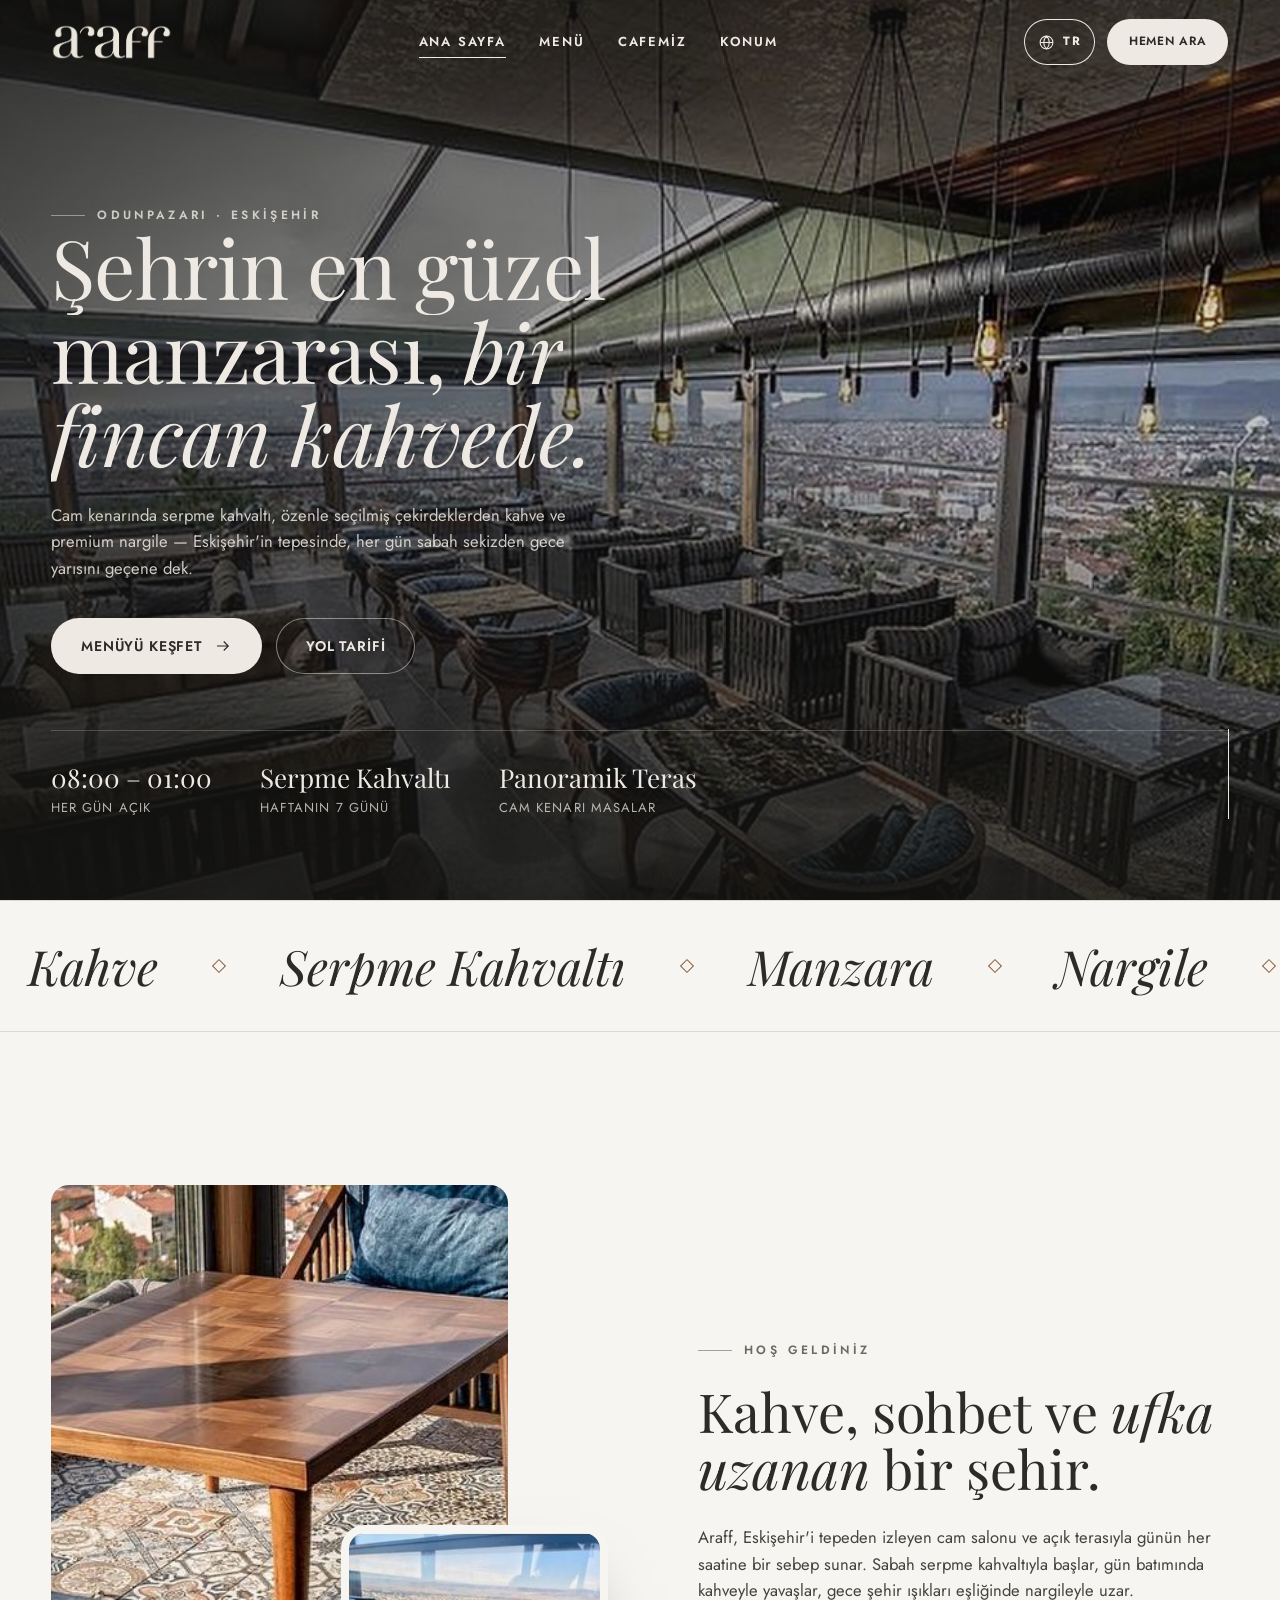
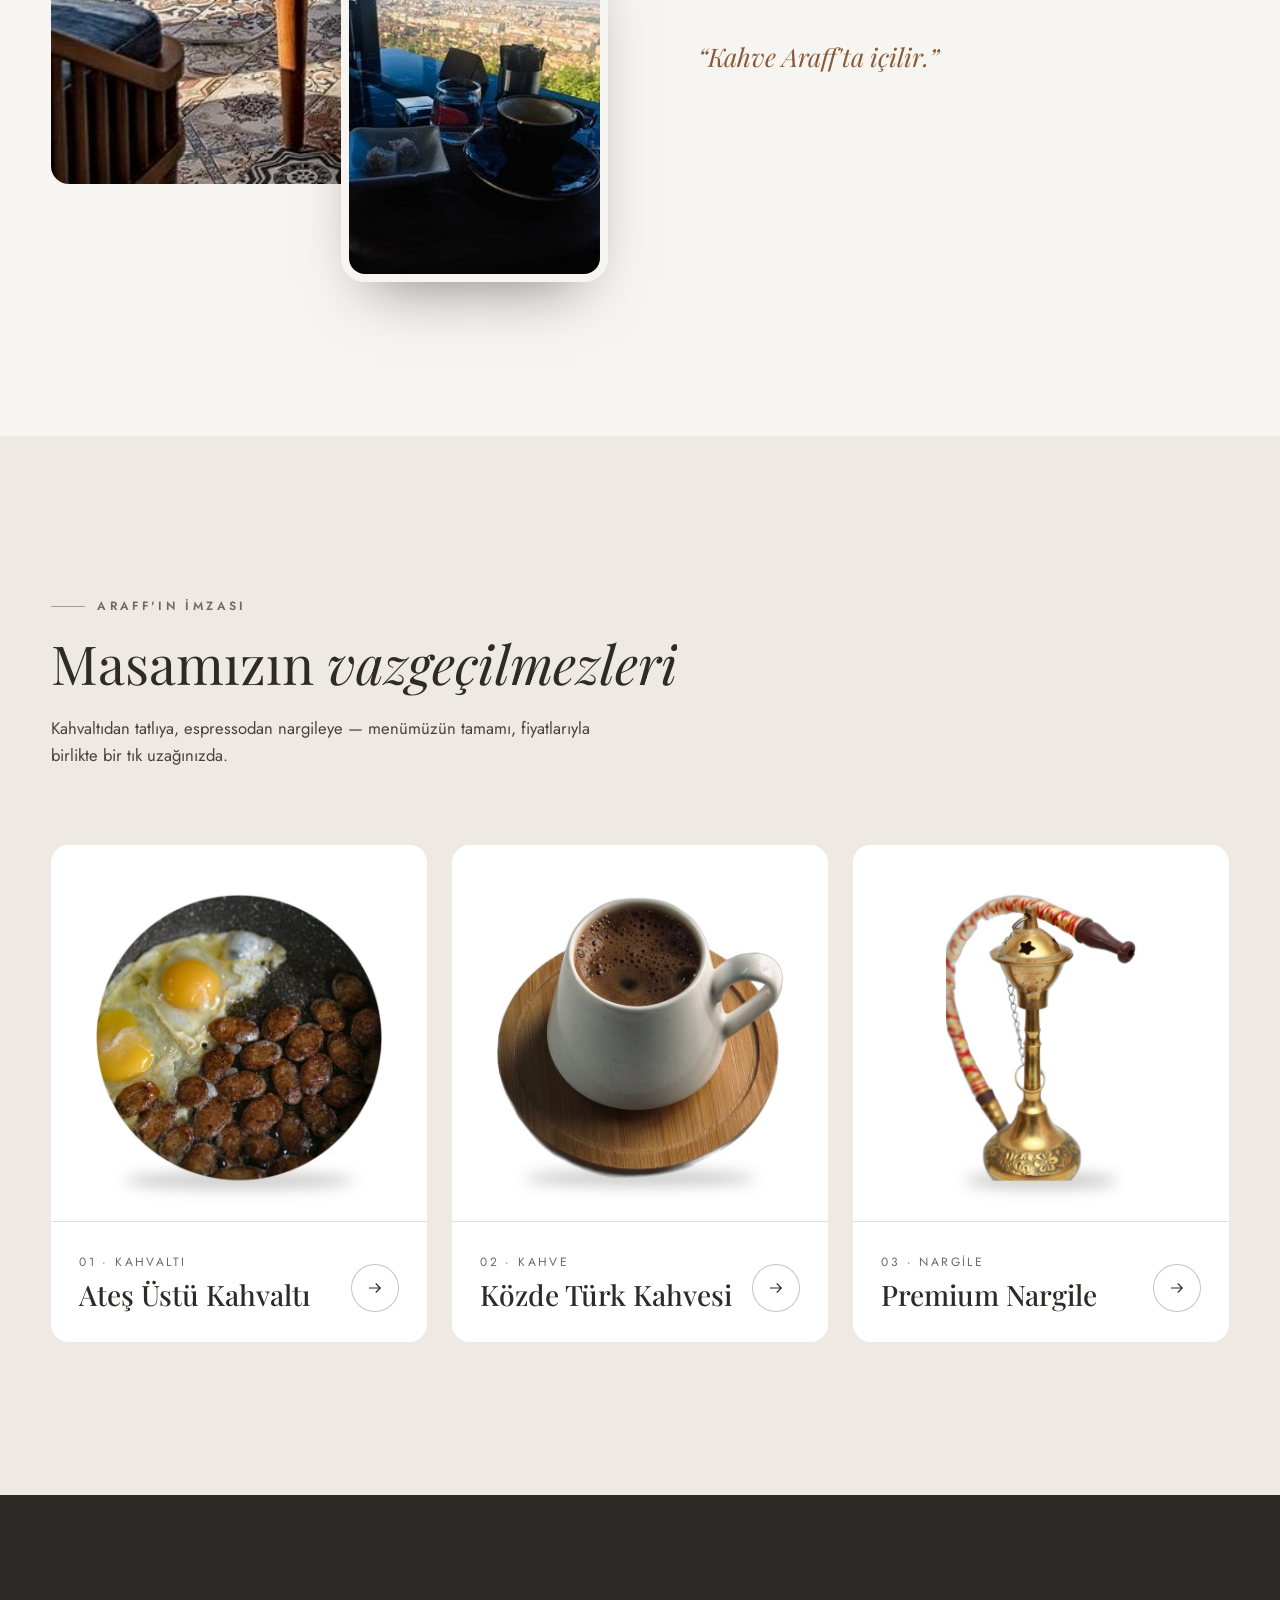
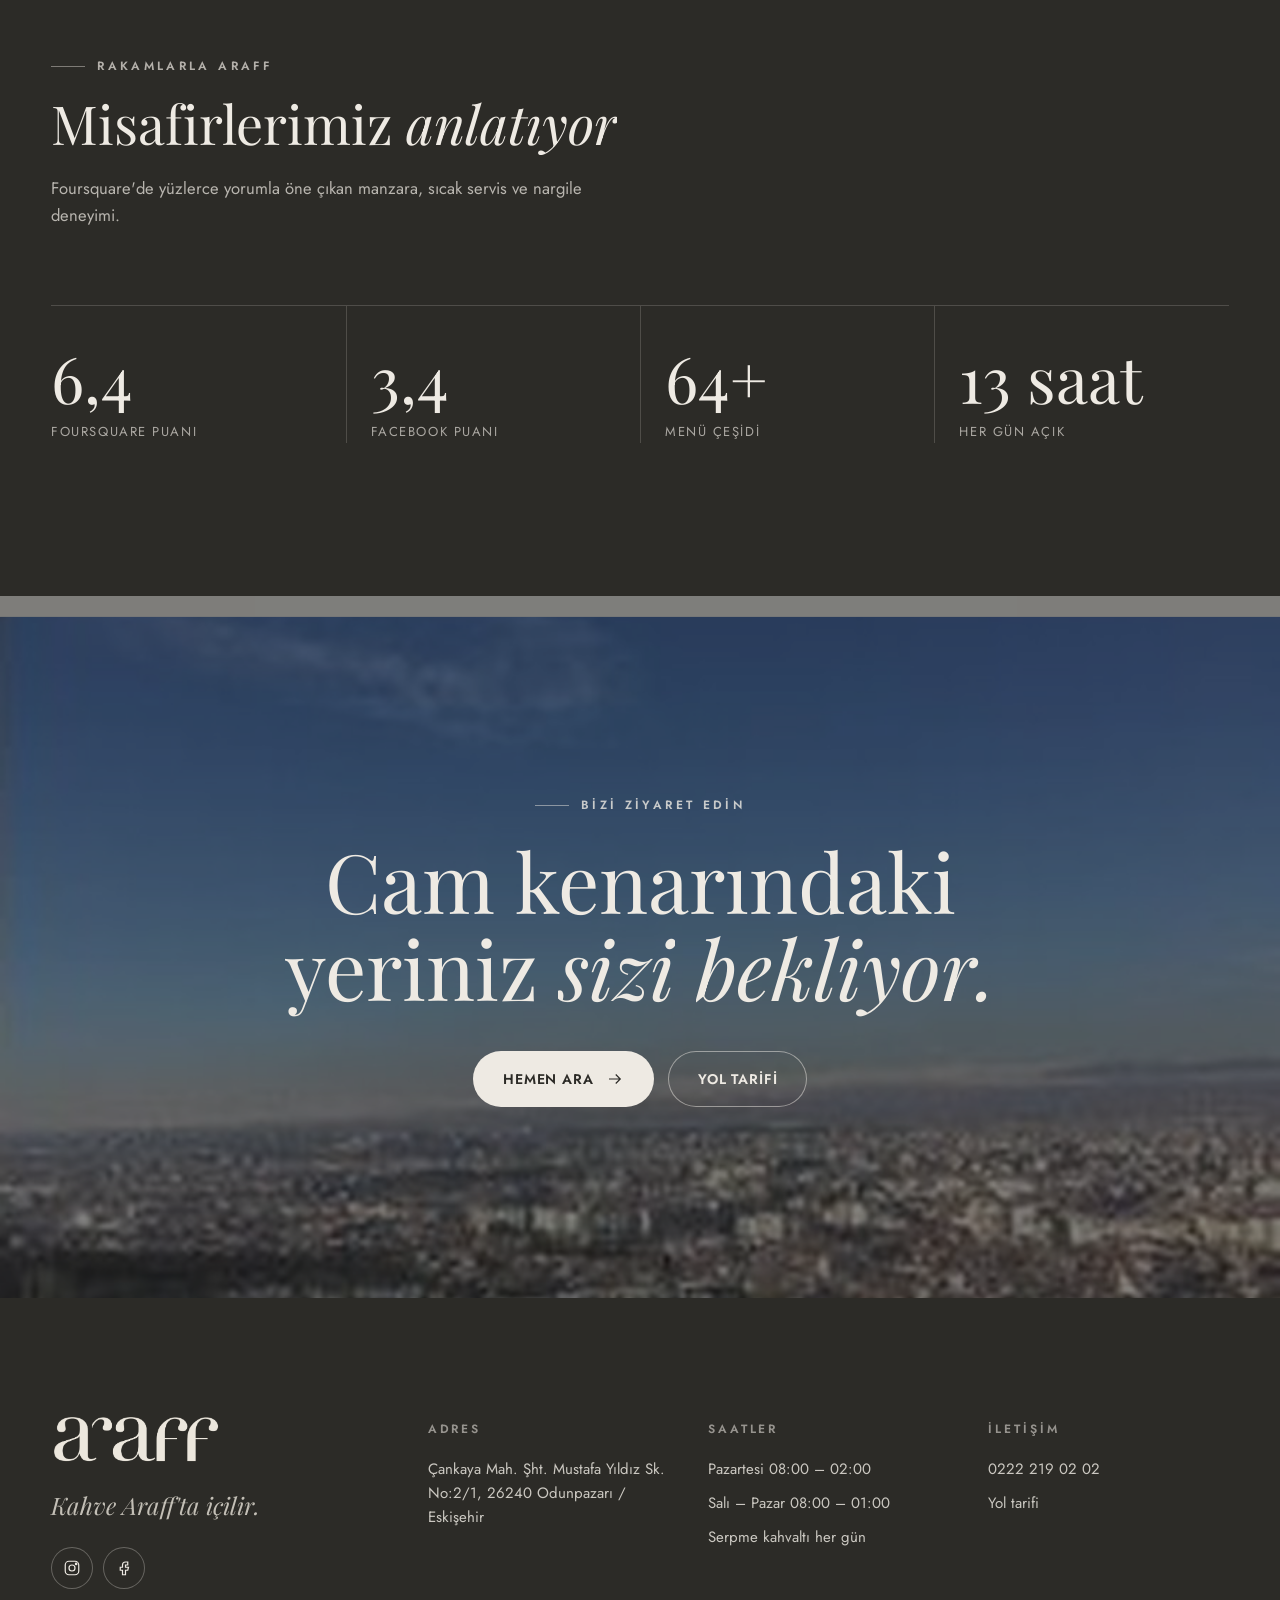
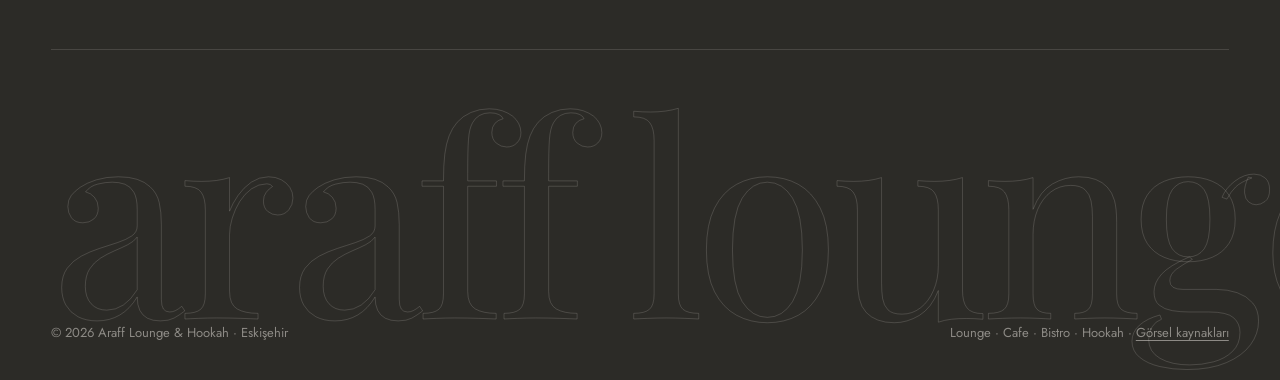
<file: index.html>
<!doctype html>
<html lang="tr">
<head>
  <meta charset="utf-8">
  <meta name="viewport" content="width=device-width, initial-scale=1">
  <title>Araff Lounge &amp; Hookah · Eskişehir</title>
  <meta name="description" content="Eskişehir'in en güzel manzarasında kahve, serpme kahvaltı ve premium nargile. Araff Lounge & Hookah, Odunpazarı.">
  <meta name="theme-color" content="#2c2b27">
  <link rel="icon" href="assets/favicon.png">
  <link rel="preconnect" href="https://fonts.googleapis.com">
  <link rel="preconnect" href="https://fonts.gstatic.com" crossorigin>
  <link href="https://fonts.googleapis.com/css2?family=Playfair+Display:ital,wght@0,400;0,500;0,600;1,400;1,500&family=Jost:wght@300;400;500;600;700&display=swap" rel="stylesheet">
  <link rel="stylesheet" href="css/style.css?v=20261026">
</head>
<body>
  <main>
    <section class="hero">
      <div class="hero-media"><img src="assets/cafe/cam-salon.jpg" alt="Araff cam salon ve Eskişehir manzarası"></div>
      <div class="wrap">
        <span class="eyebrow light" data-reveal style="--d:500ms">Odunpazarı · Eskişehir</span>
        <h1 class="display" data-split style="--d:450ms">Şehrin en güzel manzarası, <em>bir fincan kahvede.</em></h1>
        <p class="lead" data-reveal style="--d:900ms">Cam kenarında serpme kahvaltı, özenle seçilmiş çekirdeklerden kahve ve premium nargile — Eskişehir'in tepesinde, her gün sabah sekizden gece yarısını geçene dek.</p>
        <div class="hero-actions" data-reveal style="--d:1050ms">
          <a class="btn light" href="menu.html" data-magnetic>Menüyü Keşfet <svg class="arrow" viewBox="0 0 24 24" fill="none" stroke="currentColor" stroke-width="1.6"><path d="M4 12h15M13 6l6 6-6 6"/></svg></a>
          <a class="btn ghost light" href="konum.html" data-magnetic>Yol Tarifi</a>
        </div>
        <div class="hero-meta" data-reveal style="--d:1200ms">
          <div><b>08:00 – 01:00</b>Her gün açık</div>
          <div><b>Serpme Kahvaltı</b>Haftanın 7 günü</div>
          <div><b>Panoramik Teras</b>Cam kenarı masalar</div>
        </div>
      </div>
      <div class="scroll-cue" aria-hidden="true"></div>
    </section>

    <div class="marquee" aria-hidden="true">
      <div class="marquee-track">
        <span>Kahve</span><span>Serpme Kahvaltı</span><span>Manzara</span><span>Nargile</span><span>Tatlı</span><span>Pizza</span>
        <span>Kahve</span><span>Serpme Kahvaltı</span><span>Manzara</span><span>Nargile</span><span>Tatlı</span><span>Pizza</span>
      </div>
    </div>

    <section class="section">
      <div class="wrap intro">
        <div class="intro-media">
          <div class="img-reveal a"><img src="assets/cafe/teras-salon.jpg" alt="Araff teras salonunda kadife koltuklar"></div>
          <div class="img-reveal b" style="transition-delay:.2s"><img src="assets/cafe/kahve-manzara.jpg" alt="Manzaraya karşı kahve"></div>
        </div>
        <div class="intro-text">
          <span class="eyebrow" data-reveal>Hoş geldiniz</span>
          <h2 class="h2" data-split>Kahve, sohbet ve <em>ufka uzanan</em> bir şehir.</h2>
          <p class="lead" data-reveal>Araff, Eskişehir'i tepeden izleyen cam salonu ve açık terasıyla günün her saatine bir sebep sunar. Sabah serpme kahvaltıyla başlar, gün batımında kahveyle yavaşlar, gece şehir ışıkları eşliğinde nargileyle uzar.</p>
          <p class="signature-quote" data-reveal>“Kahve Araff'ta içilir.”</p>
          <a class="link-line" href="cafemiz.html" data-reveal>Cafemizi tanıyın <svg width="18" height="18" viewBox="0 0 24 24" fill="none" stroke="currentColor" stroke-width="1.6"><path d="M4 12h15M13 6l6 6-6 6"/></svg></a>
        </div>
      </div>
    </section>

    <section class="section bg-bone">
      <div class="wrap">
        <div class="section-head">
          <div>
            <span class="eyebrow" data-reveal>Araff'ın imzası</span>
            <h2 class="h2" data-split style="margin-top:18px">Masamızın <em>vazgeçilmezleri</em></h2>
          </div>
          <p class="lead" data-reveal>Kahvaltıdan tatlıya, espressodan nargileye — menümüzün tamamı, fiyatlarıyla birlikte bir tık uzağınızda.</p>
        </div>
        <div class="feature-grid">
          <a class="feature" href="menu.html#kahvalti" data-reveal>
            <div class="pic"><img src="assets/menu/ates-ustu.jpg" alt="Ateş Üstü Kahvaltı" loading="lazy"></div>
            <div class="body"><div><span class="num">01 · KAHVALTI</span><h3 class="h3">Ateş Üstü Kahvaltı</h3></div><span class="go"><svg width="18" height="18" viewBox="0 0 24 24" fill="none" stroke="currentColor" stroke-width="1.6"><path d="M4 12h15M13 6l6 6-6 6"/></svg></span></div>
          </a>
          <a class="feature" href="menu.html#sicak-kahve" data-reveal style="--d:120ms">
            <div class="pic"><img src="assets/menu/turk-kahvesi.jpg" alt="Türk kahvesi" loading="lazy"></div>
            <div class="body"><div><span class="num">02 · KAHVE</span><h3 class="h3">Közde Türk Kahvesi</h3></div><span class="go"><svg width="18" height="18" viewBox="0 0 24 24" fill="none" stroke="currentColor" stroke-width="1.6"><path d="M4 12h15M13 6l6 6-6 6"/></svg></span></div>
          </a>
          <a class="feature" href="menu.html#nargile" data-reveal style="--d:240ms">
            <div class="pic"><img src="assets/menu/nargile-adalya.jpg" alt="Nargile" loading="lazy"></div>
            <div class="body"><div><span class="num">03 · NARGİLE</span><h3 class="h3">Premium Nargile</h3></div><span class="go"><svg width="18" height="18" viewBox="0 0 24 24" fill="none" stroke="currentColor" stroke-width="1.6"><path d="M4 12h15M13 6l6 6-6 6"/></svg></span></div>
          </a>
        </div>
      </div>
    </section>

    <section class="section bg-ink">
      <div class="wrap">
        <div class="section-head">
          <div>
            <span class="eyebrow" data-reveal>Rakamlarla Araff</span>
            <h2 class="h2" data-split style="margin-top:18px">Misafirlerimiz <em>anlatıyor</em></h2>
          </div>
          <p class="lead" data-reveal>Foursquare'de yüzlerce yorumla öne çıkan manzara, sıcak servis ve nargile deneyimi.</p>
        </div>
        <div class="stats">
          <div class="stat" data-reveal><div class="n" data-count="8.5">0</div><div class="l">Foursquare puanı</div></div>
          <div class="stat" data-reveal style="--d:100ms"><div class="n" data-count="4.5">0</div><div class="l">Facebook puanı</div></div>
          <div class="stat" data-reveal style="--d:200ms"><div class="n" data-count="85" data-suffix="+">0</div><div class="l">Menü çeşidi</div></div>
          <div class="stat" data-reveal style="--d:300ms"><div class="n" data-count="17" data-suffix=" saat">0</div><div class="l">Her gün açık</div></div>
        </div>
      </div>
    </section>

    <section class="cta-band">
      <div class="bg" data-parallax="-0.18"><img src="assets/cafe/kis-manzara.jpg" alt="" loading="lazy"></div>
      <div class="inner">
        <span class="eyebrow light" data-reveal>Bizi ziyaret edin</span>
        <h2 class="h2" data-split>Cam kenarındaki yeriniz <em>sizi bekliyor.</em></h2>
        <div class="hero-actions" style="justify-content:center" data-reveal>
          <a class="btn light" href="tel:+902222190202" data-magnetic>Hemen Ara <svg class="arrow" viewBox="0 0 24 24" fill="none" stroke="currentColor" stroke-width="1.6"><path d="M4 12h15M13 6l6 6-6 6"/></svg></a>
          <a class="btn ghost light" href="konum.html" data-magnetic>Yol Tarifi</a>
        </div>
      </div>
    </section>
  </main>
  <script src="js/i18n.js?v=20261026"></script>
  <script src="js/main.js?v=20261026"></script>
</body>
</html>
</file>
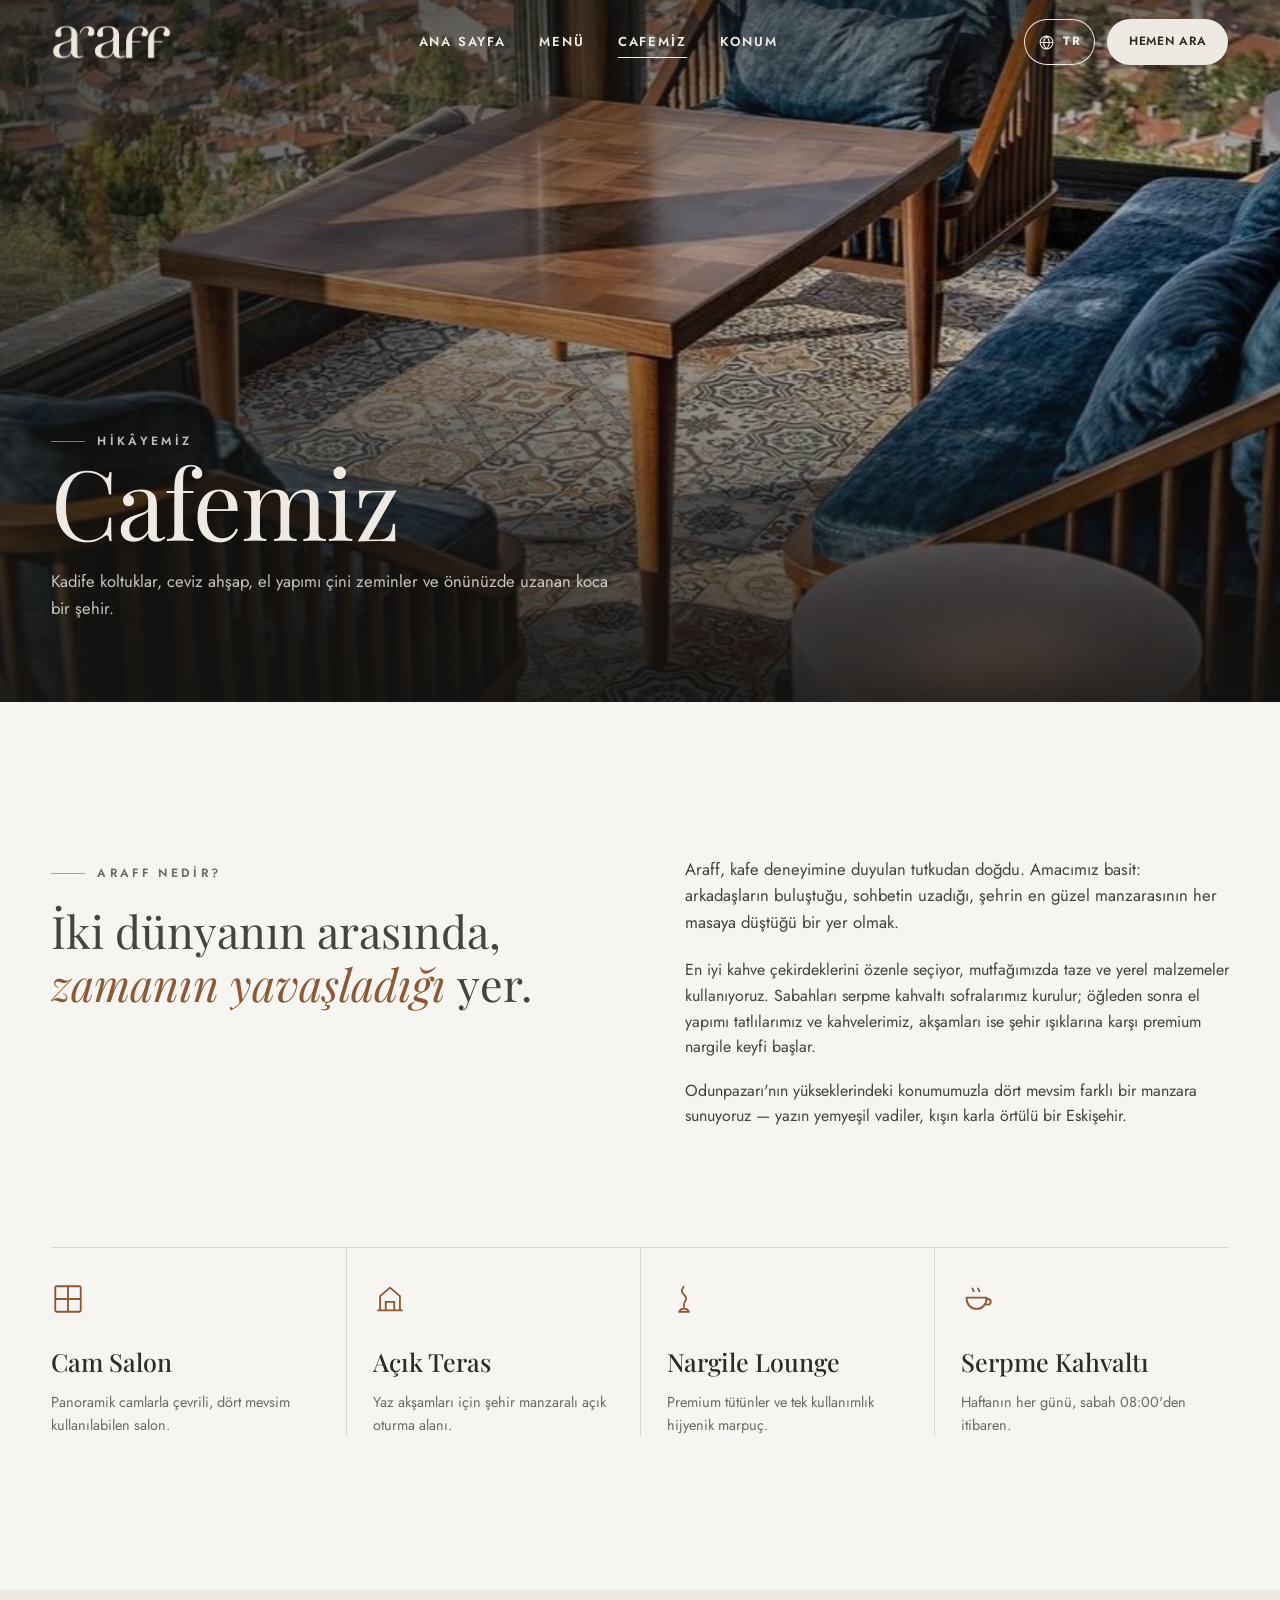
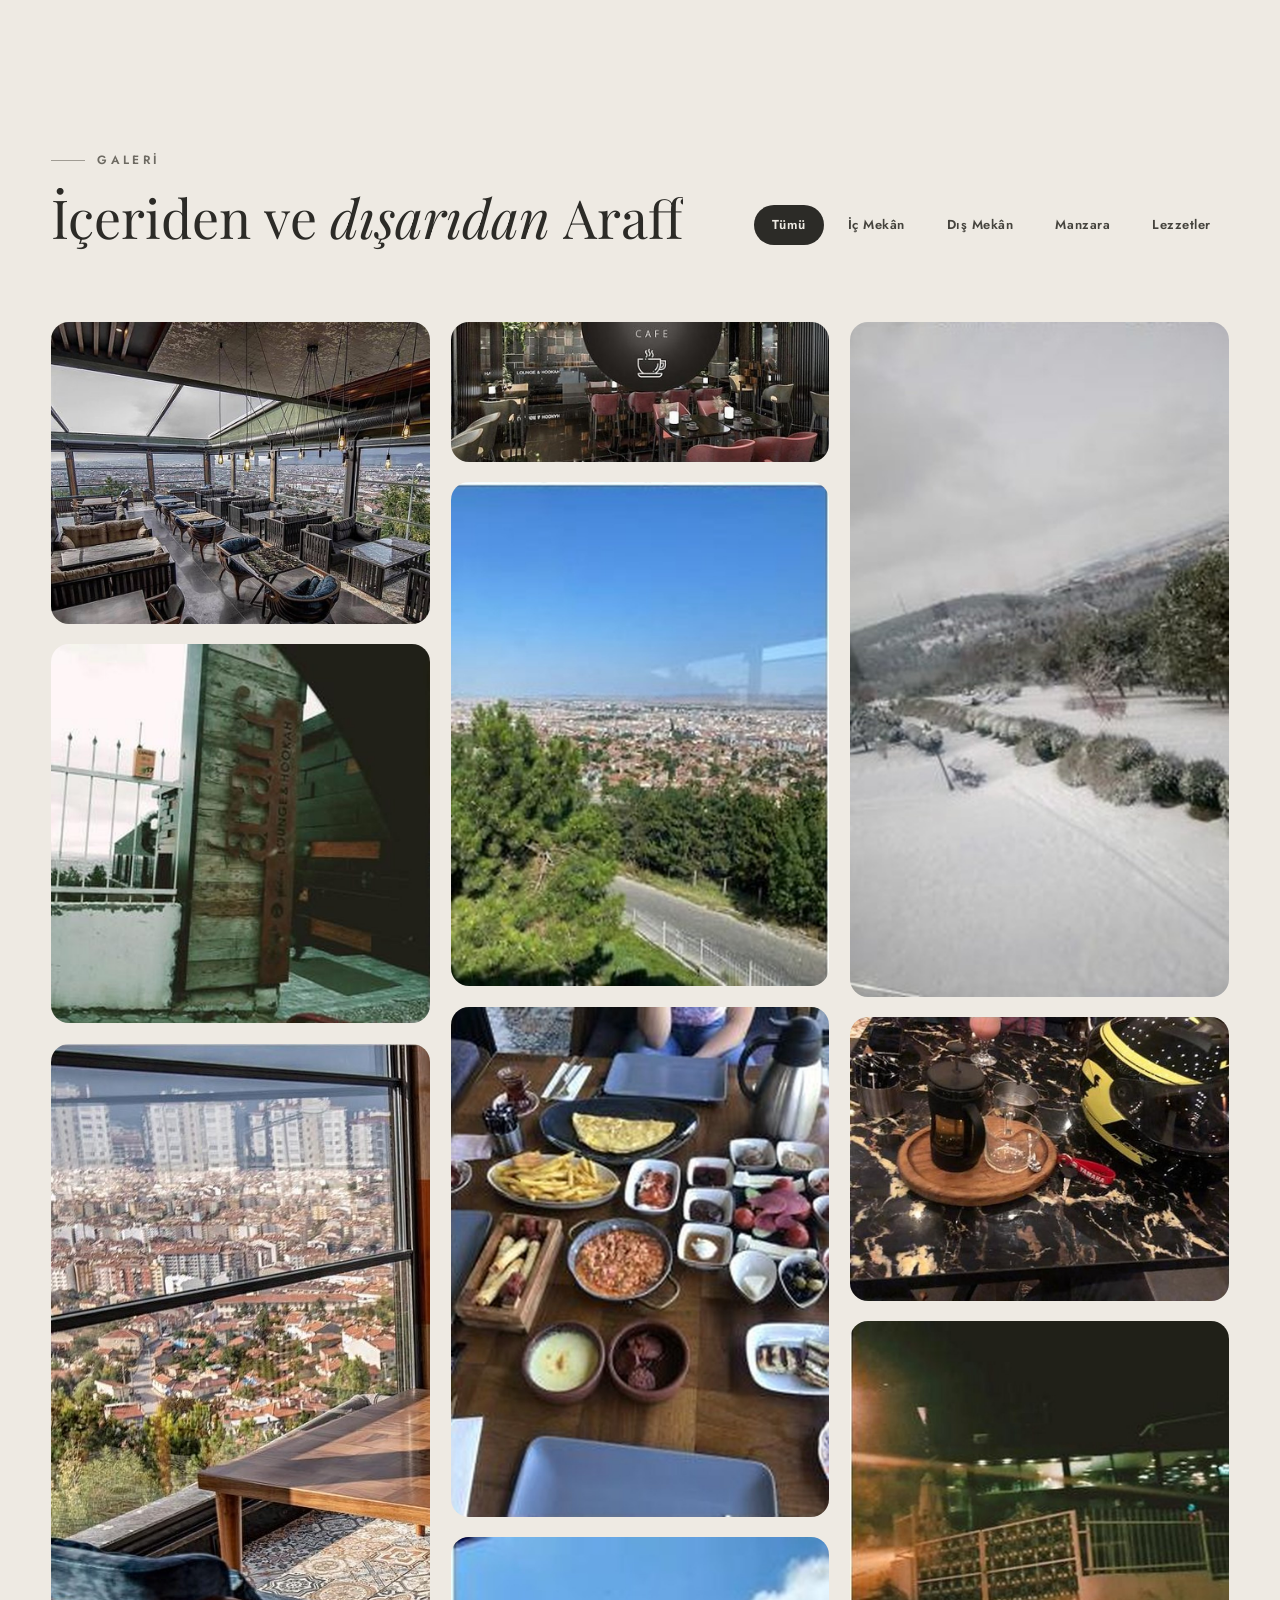
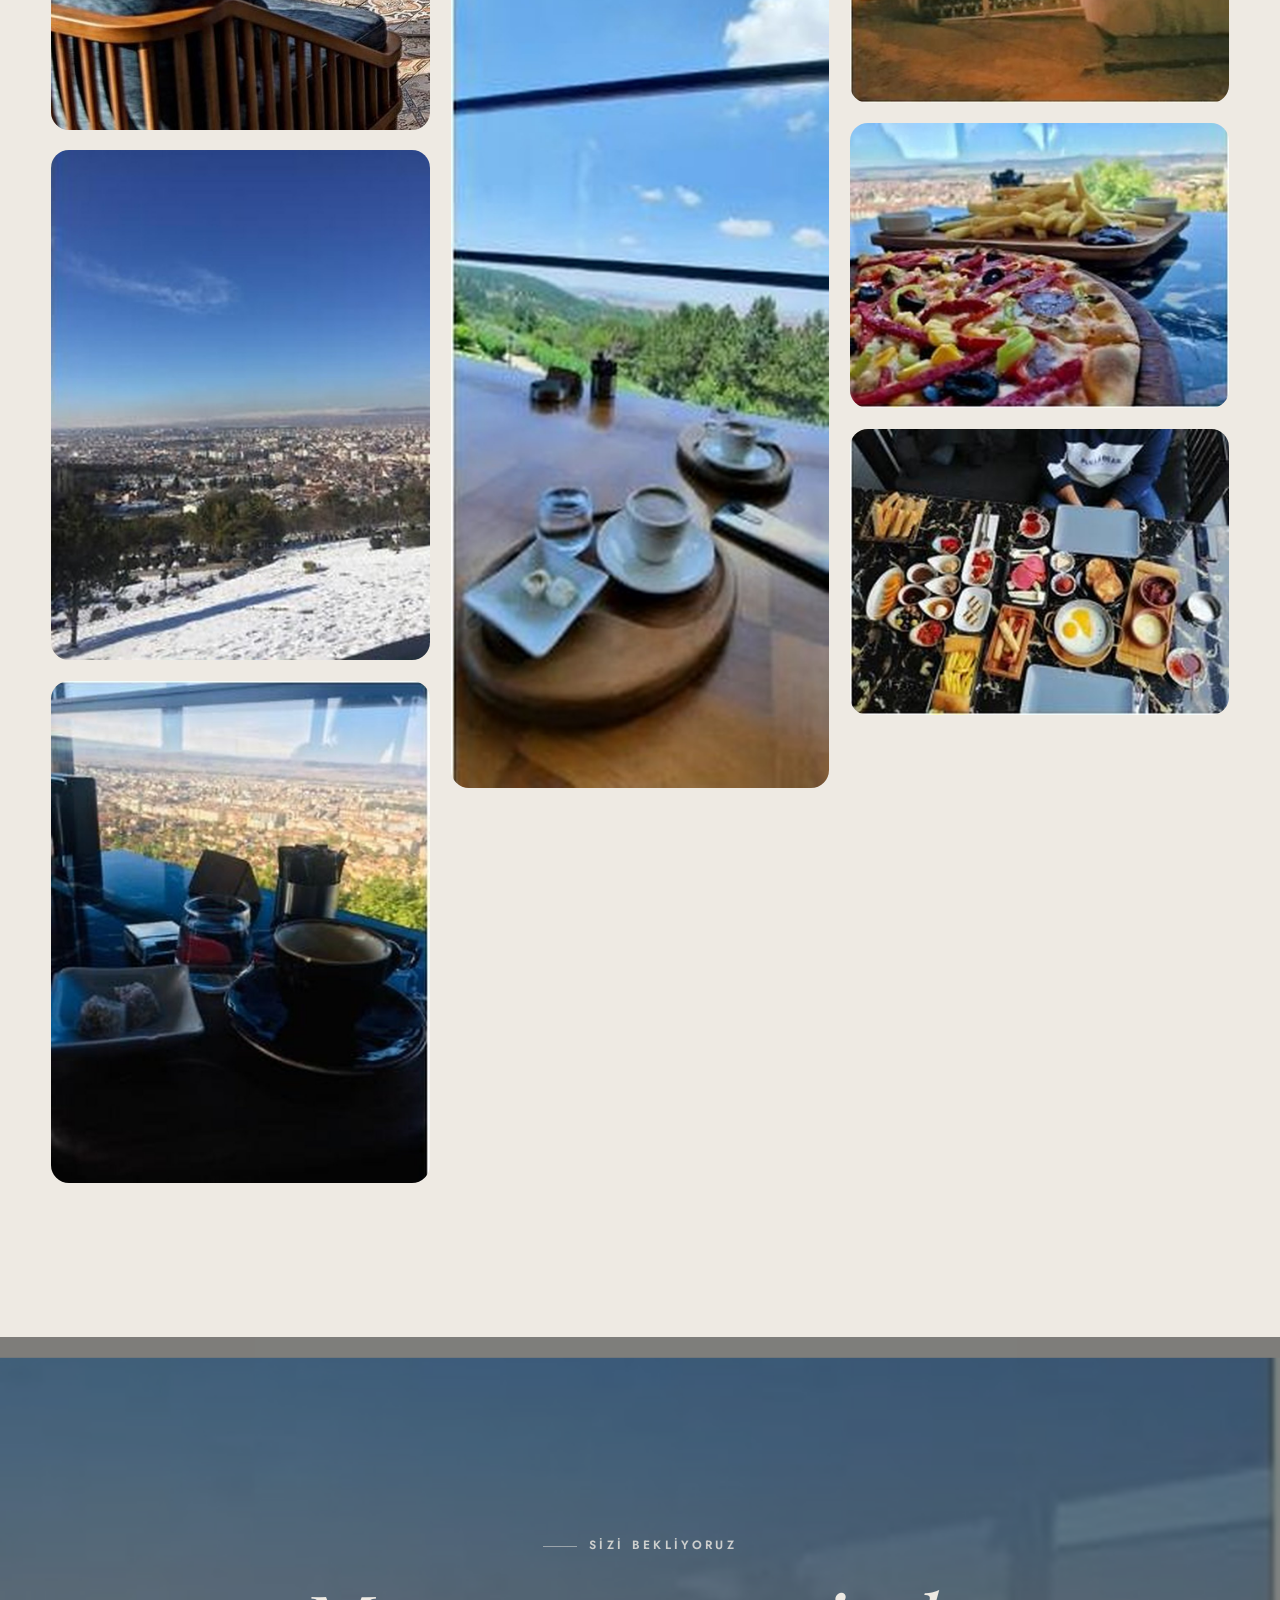
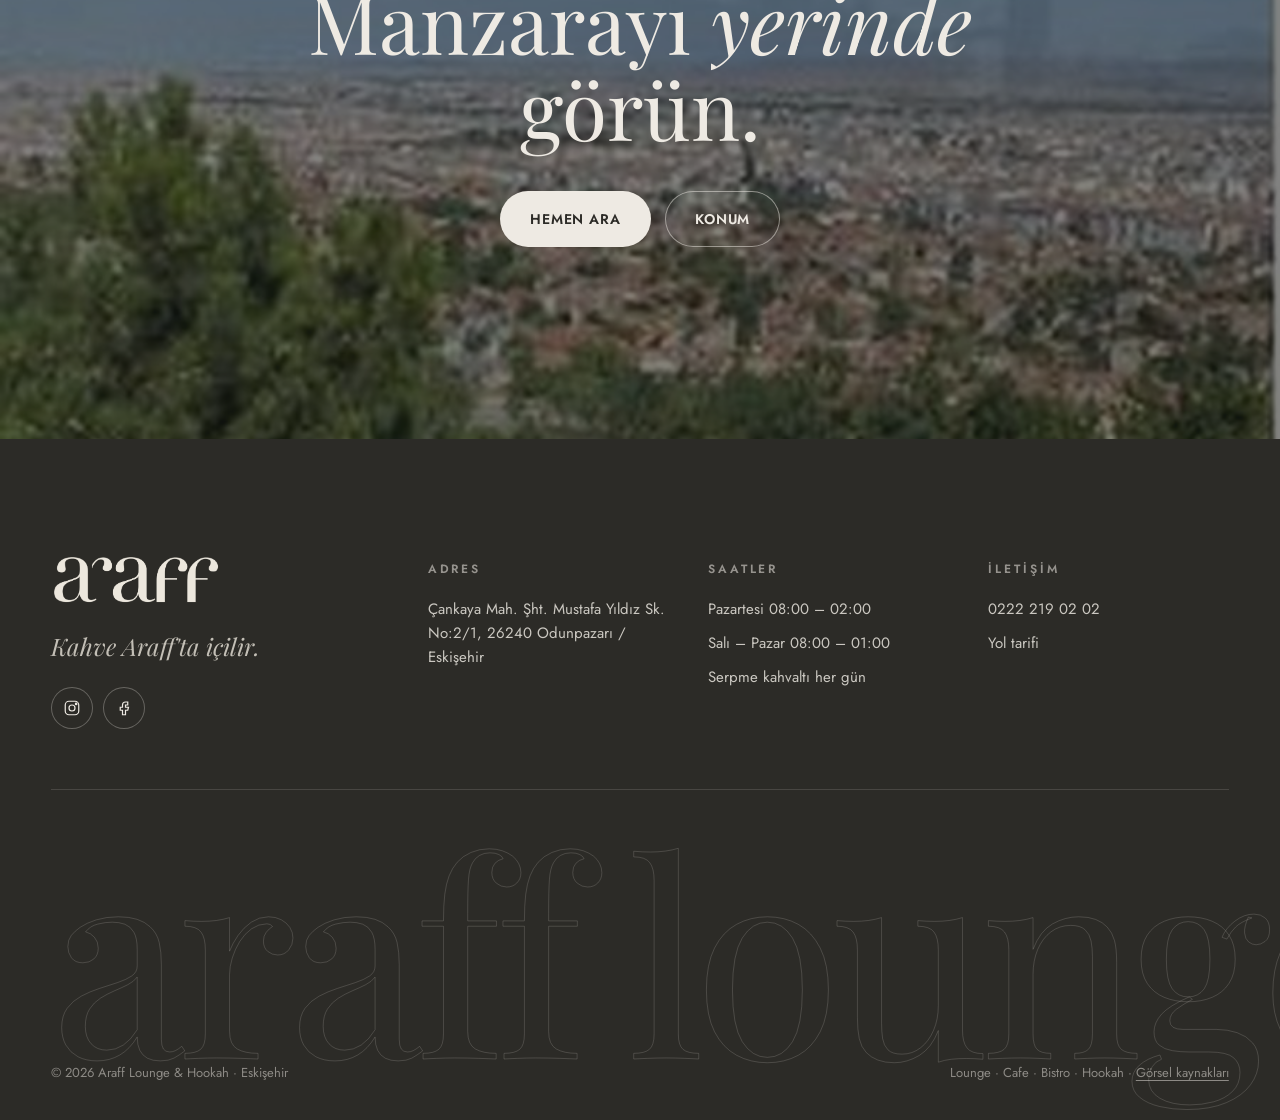
<file: cafemiz.html>
<!doctype html>
<html lang="tr">
<head>
  <meta charset="utf-8">
  <meta name="viewport" content="width=device-width, initial-scale=1">
  <title>Cafemiz · Araff Lounge &amp; Hookah</title>
  <meta name="description" content="Araff'ın cam salonu, panoramik terası ve Eskişehir manzarası. İç ve dış mekân fotoğrafları.">
  <meta name="theme-color" content="#2c2b27">
  <link rel="icon" href="assets/favicon.png">
  <link rel="preconnect" href="https://fonts.googleapis.com">
  <link rel="preconnect" href="https://fonts.gstatic.com" crossorigin>
  <link href="https://fonts.googleapis.com/css2?family=Playfair+Display:ital,wght@0,400;0,500;0,600;1,400;1,500&family=Jost:wght@300;400;500;600;700&display=swap" rel="stylesheet">
  <link rel="stylesheet" href="css/style.css?v=20261026">
</head>
<body>
  <main>
    <section class="page-hero" style="min-height:78svh">
      <div class="hero-media"><img src="assets/cafe/teras-salon.jpg" alt="Araff teras salonu"></div>
      <div class="wrap">
        <span class="eyebrow light" data-reveal style="--d:500ms">Hikâyemiz</span>
        <h1 class="display" data-split style="--d:450ms">Cafemiz</h1>
        <p class="lead" data-reveal style="--d:800ms">Kadife koltuklar, ceviz ahşap, el yapımı çini zeminler ve önünüzde uzanan koca bir şehir.</p>
      </div>
    </section>

    <section class="section">
      <div class="wrap">
        <div class="story">
          <div>
            <span class="eyebrow" data-reveal>Araff nedir?</span>
            <p class="big-quote" data-split style="margin-top:22px">İki dünyanın arasında, <em>zamanın yavaşladığı</em> yer.</p>
          </div>
          <div data-reveal>
            <p class="lead" style="margin-bottom:22px">Araff, kafe deneyimine duyulan tutkudan doğdu. Amacımız basit: arkadaşların buluştuğu, sohbetin uzadığı, şehrin en güzel manzarasının her masaya düştüğü bir yer olmak.</p>
            <p>En iyi kahve çekirdeklerini özenle seçiyor, mutfağımızda taze ve yerel malzemeler kullanıyoruz. Sabahları serpme kahvaltı sofralarımız kurulur; öğleden sonra el yapımı tatlılarımız ve kahvelerimiz, akşamları ise şehir ışıklarına karşı premium nargile keyfi başlar.</p>
            <p>Odunpazarı'nın yükseklerindeki konumumuzla dört mevsim farklı bir manzara sunuyoruz — yazın yemyeşil vadiler, kışın karla örtülü bir Eskişehir.</p>
          </div>
        </div>

        <div class="amenities">
          <div class="amenity" data-reveal>
            <svg viewBox="0 0 24 24" fill="none" stroke="currentColor"><rect x="3" y="3" width="18" height="18" rx="1"/><path d="M12 3v18M3 12h18"/></svg>
            <h3>Cam Salon</h3><p>Panoramik camlarla çevrili, dört mevsim kullanılabilen salon.</p>
          </div>
          <div class="amenity" data-reveal style="--d:100ms">
            <svg viewBox="0 0 24 24" fill="none" stroke="currentColor"><path d="M3 20h18M5 20V10l7-6 7 6v10"/><path d="M9 20v-6h6v6"/></svg>
            <h3>Açık Teras</h3><p>Yaz akşamları için şehir manzaralı açık oturma alanı.</p>
          </div>
          <div class="amenity" data-reveal style="--d:200ms">
            <svg viewBox="0 0 24 24" fill="none" stroke="currentColor"><path d="M12 3c-2 2.5-2 4.5 0 6s2 3.5 0 6"/><path d="M8 21h8M9 21c0-3 6-3 6 0M12 15v3"/></svg>
            <h3>Nargile Lounge</h3><p>Premium tütünler ve tek kullanımlık hijyenik marpuç.</p>
          </div>
          <div class="amenity" data-reveal style="--d:300ms">
            <svg viewBox="0 0 24 24" fill="none" stroke="currentColor"><path d="M4 11h14a0 0 0 0 1 0 0v1a7 7 0 0 1-7 7 7 7 0 0 1-7-7v-1z"/><path d="M18 12h1a2 2 0 0 1 0 4h-1.5M8 4c0 1.5 1 1.5 1 3M12 4c0 1.5 1 1.5 1 3"/></svg>
            <h3>Serpme Kahvaltı</h3><p>Haftanın her günü, sabah 08:00'den itibaren.</p>
          </div>
        </div>
      </div>
    </section>

    <section class="section bg-bone">
      <div class="wrap">
        <div class="section-head">
          <div>
            <span class="eyebrow" data-reveal>Galeri</span>
            <h2 class="h2" data-split style="margin-top:18px">İçeriden ve <em>dışarıdan</em> Araff</h2>
          </div>
          <div class="gallery-filter chips" id="gfilter">
            <button class="chip active" data-f="all">Tümü</button>
            <button class="chip" data-f="ic">İç Mekân</button>
            <button class="chip" data-f="dis">Dış Mekân</button>
            <button class="chip" data-f="manzara">Manzara</button>
            <button class="chip" data-f="lezzet">Lezzetler</button>
          </div>
        </div>
        <div class="gallery" id="gallery">
          <figure class="g-item" data-cat="ic" data-reveal><img src="assets/cafe/cam-salon.jpg" alt="Cam salon" loading="lazy"><figcaption>Cam salon</figcaption></figure>
          <figure class="g-item" data-cat="dis" data-reveal><img src="assets/cafe/tabela.jpg" alt="Araff ahşap tabelası" loading="lazy"><figcaption>Girişimiz</figcaption></figure>
          <figure class="g-item" data-cat="ic" data-reveal><img src="assets/cafe/teras-manzara.jpg" alt="Kadife koltuklar ve manzara" loading="lazy"><figcaption>Kadife köşe</figcaption></figure>
          <figure class="g-item" data-cat="manzara" data-reveal><img src="assets/cafe/kis-manzara.jpg" alt="Karlı Eskişehir manzarası" loading="lazy"><figcaption>Kış manzarası</figcaption></figure>
          <figure class="g-item" data-cat="lezzet" data-reveal><img src="assets/cafe/kahve-manzara.jpg" alt="Manzaraya karşı kahve" loading="lazy"><figcaption>Manzaraya karşı kahve</figcaption></figure>
          <figure class="g-item" data-cat="ic" data-reveal><img src="assets/cafe/ic-mekan.jpg" alt="İç mekân" loading="lazy"><figcaption>İç mekân</figcaption></figure>
          <figure class="g-item" data-cat="manzara" data-reveal><img src="assets/cafe/yaz-manzara.jpg" alt="Yaz manzarası" loading="lazy"><figcaption>Yaz manzarası</figcaption></figure>
          <figure class="g-item" data-cat="lezzet" data-reveal><img src="assets/cafe/kahvalti-sofrasi.jpg" alt="Kahvaltı sofrası" loading="lazy"><figcaption>Kahvaltı sofrası</figcaption></figure>
          <figure class="g-item" data-cat="ic" data-reveal><img src="assets/cafe/pencere-kahve.jpg" alt="Cam kenarında kahve" loading="lazy"><figcaption>Cam kenarı</figcaption></figure>
          <figure class="g-item" data-cat="dis" data-reveal><img src="assets/cafe/kar-bahce.jpg" alt="Karlı bahçe" loading="lazy"><figcaption>Karlı bahçe</figcaption></figure>
          <figure class="g-item" data-cat="ic" data-reveal><img src="assets/cafe/mermer-masa.jpg" alt="Mermer masalar" loading="lazy"><figcaption>Mermer masalar</figcaption></figure>
          <figure class="g-item" data-cat="dis" data-reveal><img src="assets/cafe/gece-giris.jpg" alt="Gece girişi" loading="lazy"><figcaption>Gece girişi</figcaption></figure>
          <figure class="g-item" data-cat="lezzet" data-reveal><img src="assets/cafe/pizza-manzara.jpg" alt="Pizza ve manzara" loading="lazy"><figcaption>Pizza &amp; manzara</figcaption></figure>
          <figure class="g-item" data-cat="lezzet" data-reveal><img src="assets/cafe/serpme.jpg" alt="Serpme kahvaltı" loading="lazy"><figcaption>Serpme kahvaltı</figcaption></figure>
        </div>
      </div>
    </section>

    <section class="cta-band">
      <div class="bg" data-parallax="-0.18"><img src="assets/cafe/yaz-manzara.jpg" alt="" loading="lazy"></div>
      <div class="inner">
        <span class="eyebrow light" data-reveal>Sizi bekliyoruz</span>
        <h2 class="h2" data-split>Manzarayı <em>yerinde</em> görün.</h2>
        <div class="hero-actions" style="justify-content:center" data-reveal>
          <a class="btn light" href="tel:+902222190202" data-magnetic>Hemen Ara</a>
          <a class="btn ghost light" href="konum.html" data-magnetic>Konum</a>
        </div>
      </div>
    </section>
  </main>

  <div class="lightbox" id="lb" aria-hidden="true" role="dialog" aria-modal="true" aria-label="Fotoğraf">
    <button class="close-x" data-close aria-label="Kapat"><svg width="18" height="18" viewBox="0 0 24 24" fill="none" stroke="currentColor" stroke-width="1.8"><path d="M6 6l12 12M18 6 6 18"/></svg></button>
    <button class="lb-btn lb-prev" aria-label="Önceki"><svg width="22" height="22" viewBox="0 0 24 24" fill="none" stroke="currentColor" stroke-width="1.6"><path d="M20 12H5M11 6l-6 6 6 6"/></svg></button>
    <img alt="">
    <button class="lb-btn lb-next" aria-label="Sonraki"><svg width="22" height="22" viewBox="0 0 24 24" fill="none" stroke="currentColor" stroke-width="1.6"><path d="M4 12h15M13 6l6 6-6 6"/></svg></button>
    <div class="cap"></div>
  </div>

  <script src="js/i18n.js?v=20261026"></script>
  <script src="js/main.js?v=20261026"></script>
  <script>
  (function () {
    const g = document.getElementById("gallery"), f = document.getElementById("gfilter"), lb = document.getElementById("lb");
    const lbImg = lb.querySelector("img"), cap = lb.querySelector(".cap");
    ARAFF.chipPill(f);
    f.addEventListener("click", (e) => {
      const b = e.target.closest(".chip"); if (!b) return;
      f.querySelectorAll(".chip").forEach((c) => c.classList.toggle("active", c === b)); ARAFF.chipPill(f);
      g.querySelectorAll(".g-item").forEach((it, i) => {
        const show = b.dataset.f === "all" || it.dataset.cat === b.dataset.f;
        it.classList.remove("in");
        it.classList.toggle("hide", !show);
        if (show) setTimeout(() => it.classList.add("in"), 40 + (i % 6) * 60);
      });
    });
    let idx = 0;
    const visible = () => [...g.querySelectorAll(".g-item:not(.hide)")];
    function show(i) {
      const v = visible(); idx = (i + v.length) % v.length;
      lbImg.style.opacity = 0;
      setTimeout(() => { lbImg.src = v[idx].querySelector("img").src; lbImg.alt = v[idx].querySelector("img").alt; cap.textContent = v[idx].querySelector("figcaption").textContent + "  ·  " + (idx + 1) + " / " + v.length; lbImg.style.opacity = 1; }, 180);
    }
    g.addEventListener("click", (e) => {
      const it = e.target.closest(".g-item"); if (!it) return;
      show(visible().indexOf(it)); lb.classList.add("open"); lb.setAttribute("aria-hidden", "false"); document.documentElement.style.overflow = "hidden";
    });
    const close = () => { lb.classList.remove("open"); lb.setAttribute("aria-hidden", "true"); document.documentElement.style.overflow = ""; };
    lb.querySelector(".lb-prev").onclick = () => show(idx - 1);
    lb.querySelector(".lb-next").onclick = () => show(idx + 1);
    lb.addEventListener("click", (e) => { if (e.target === lb || e.target.closest("[data-close]")) close(); });
    document.addEventListener("keydown", (e) => {
      if (!lb.classList.contains("open")) return;
      if (e.key === "Escape") close(); if (e.key === "ArrowLeft") show(idx - 1); if (e.key === "ArrowRight") show(idx + 1);
    });
  })();
  </script>
</body>
</html>
</file>
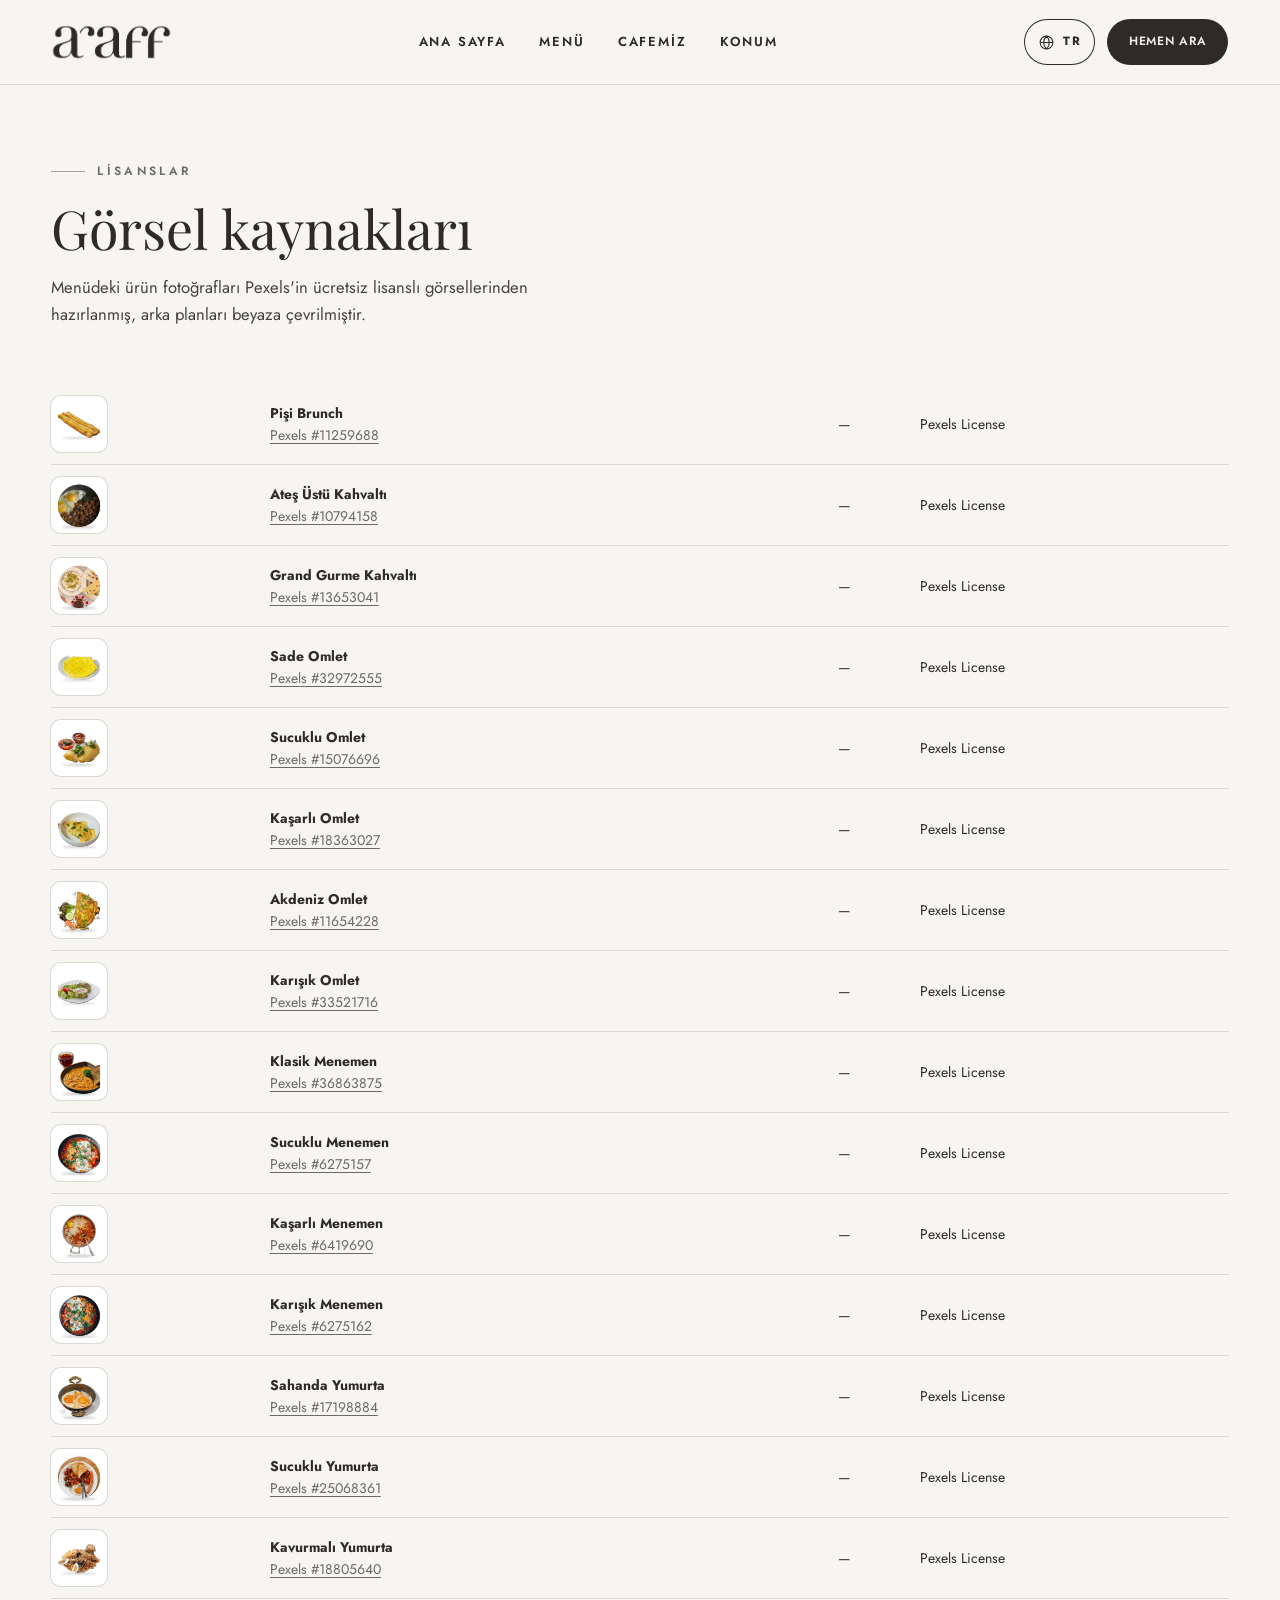
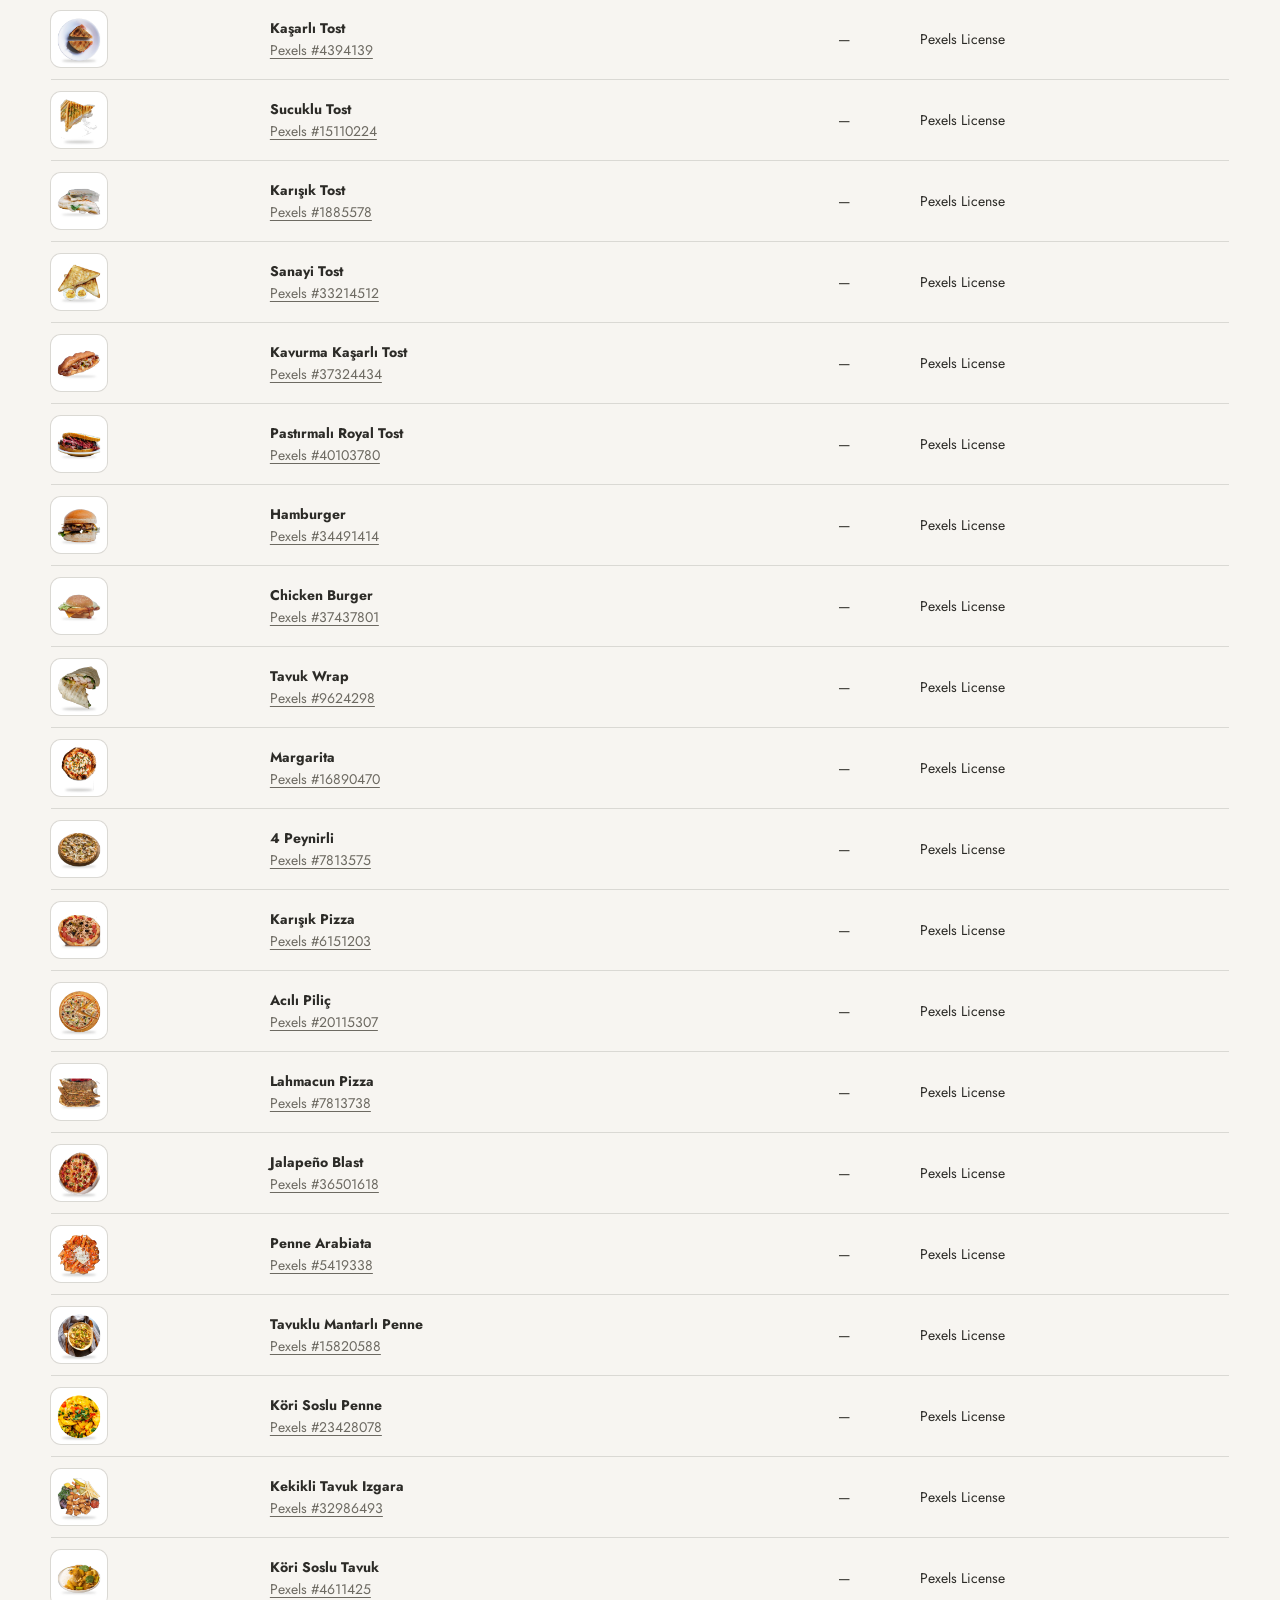
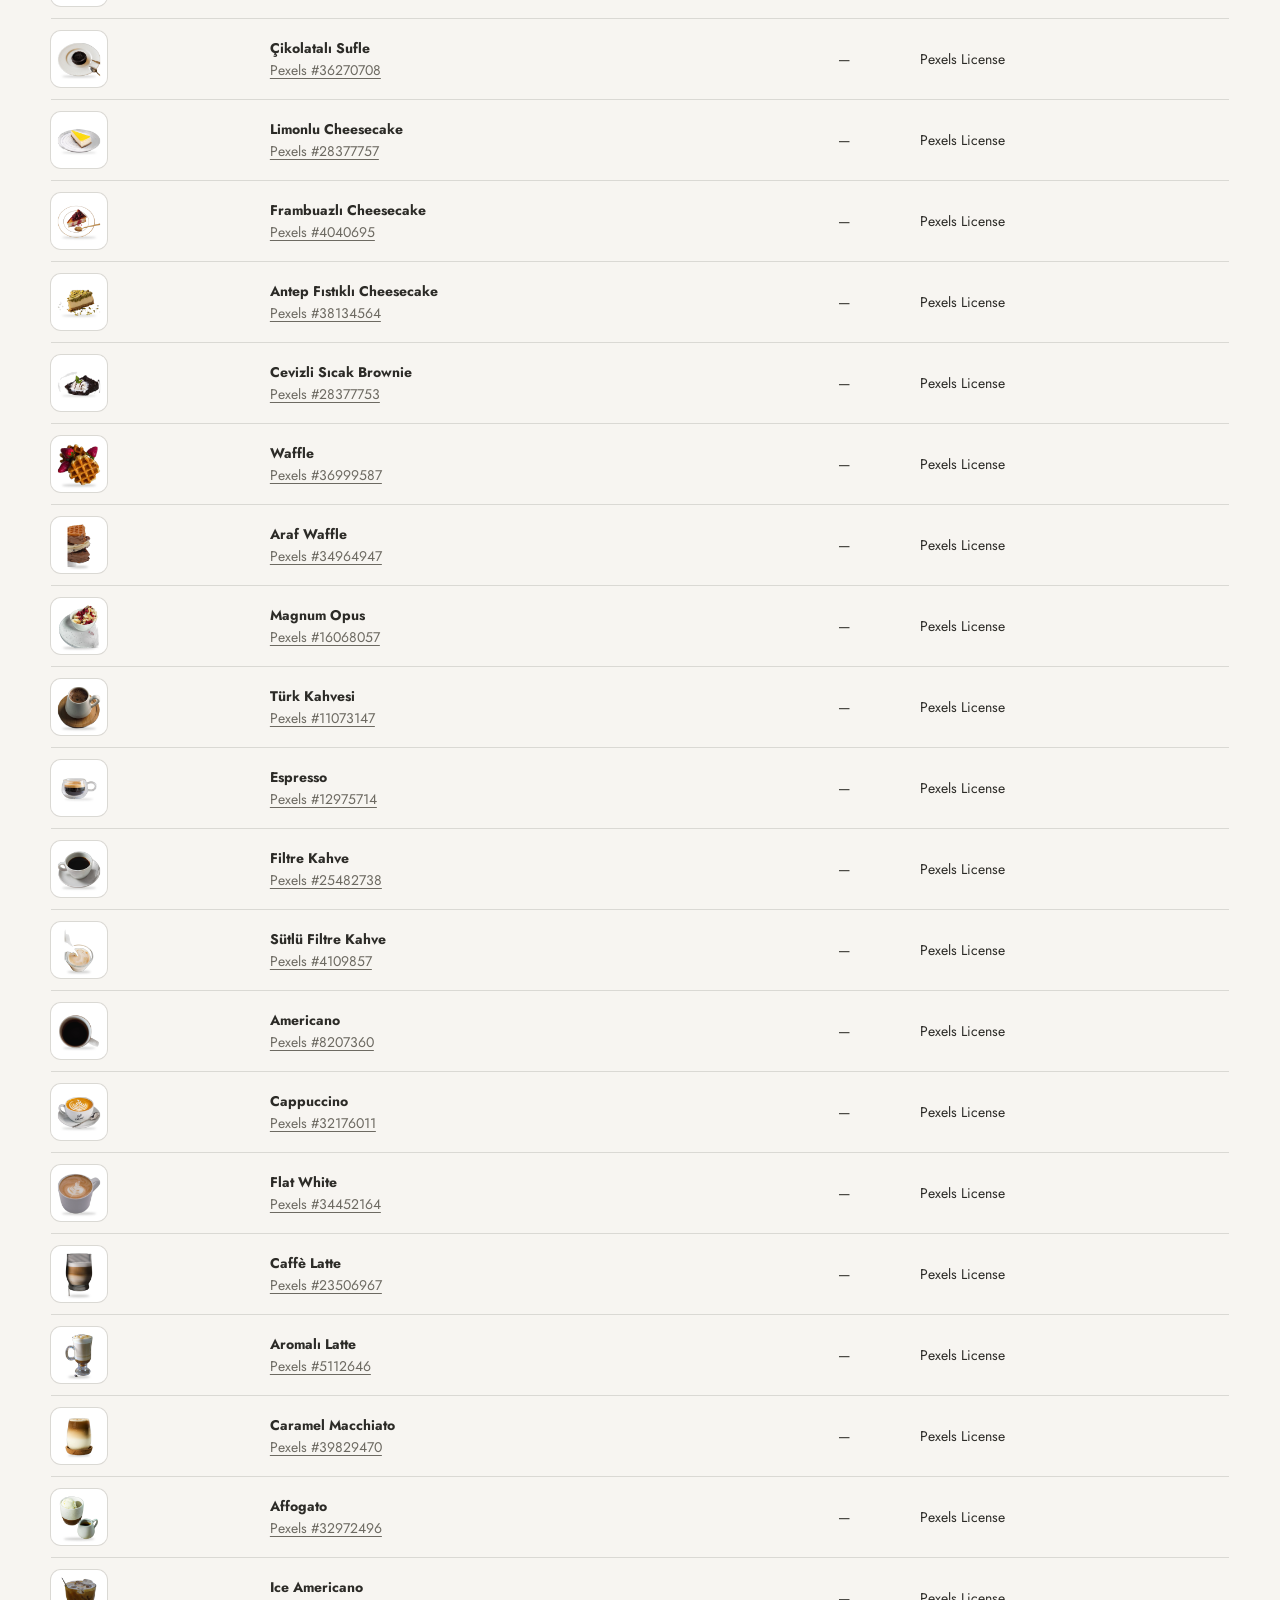
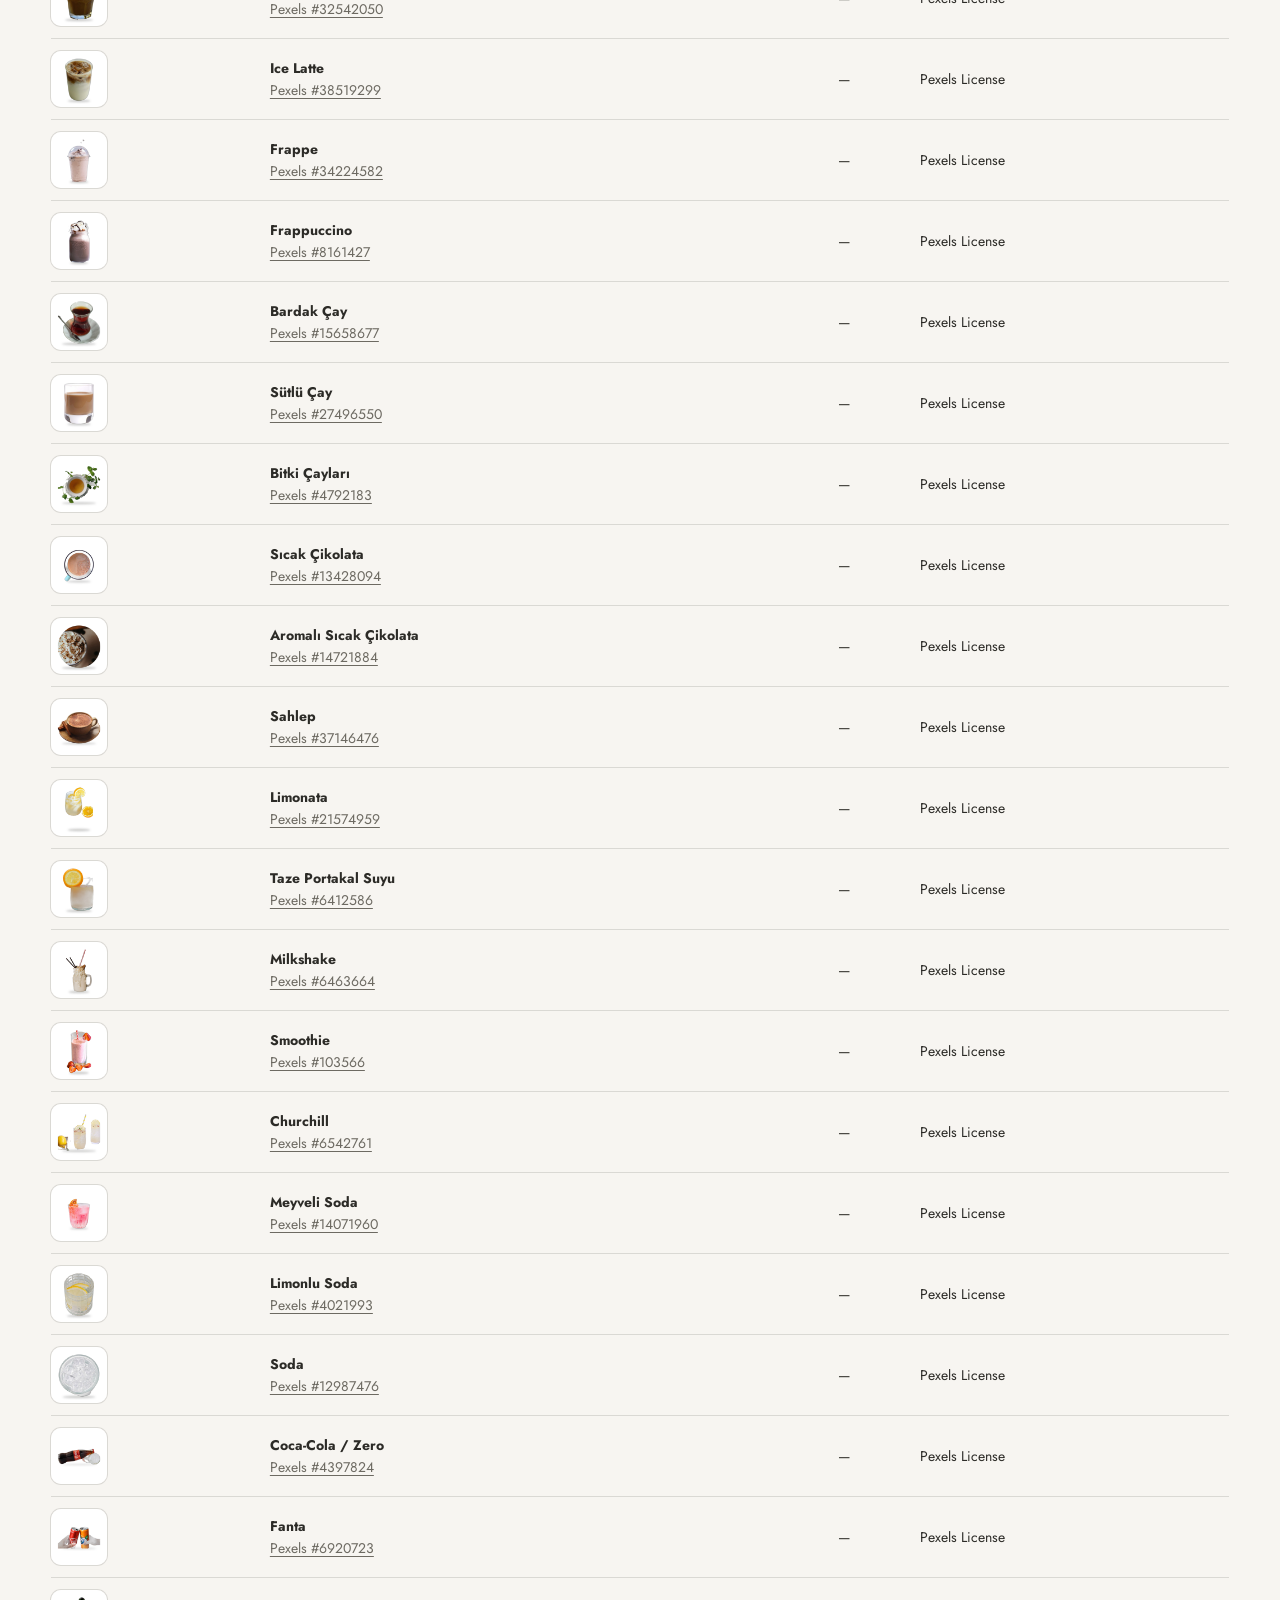
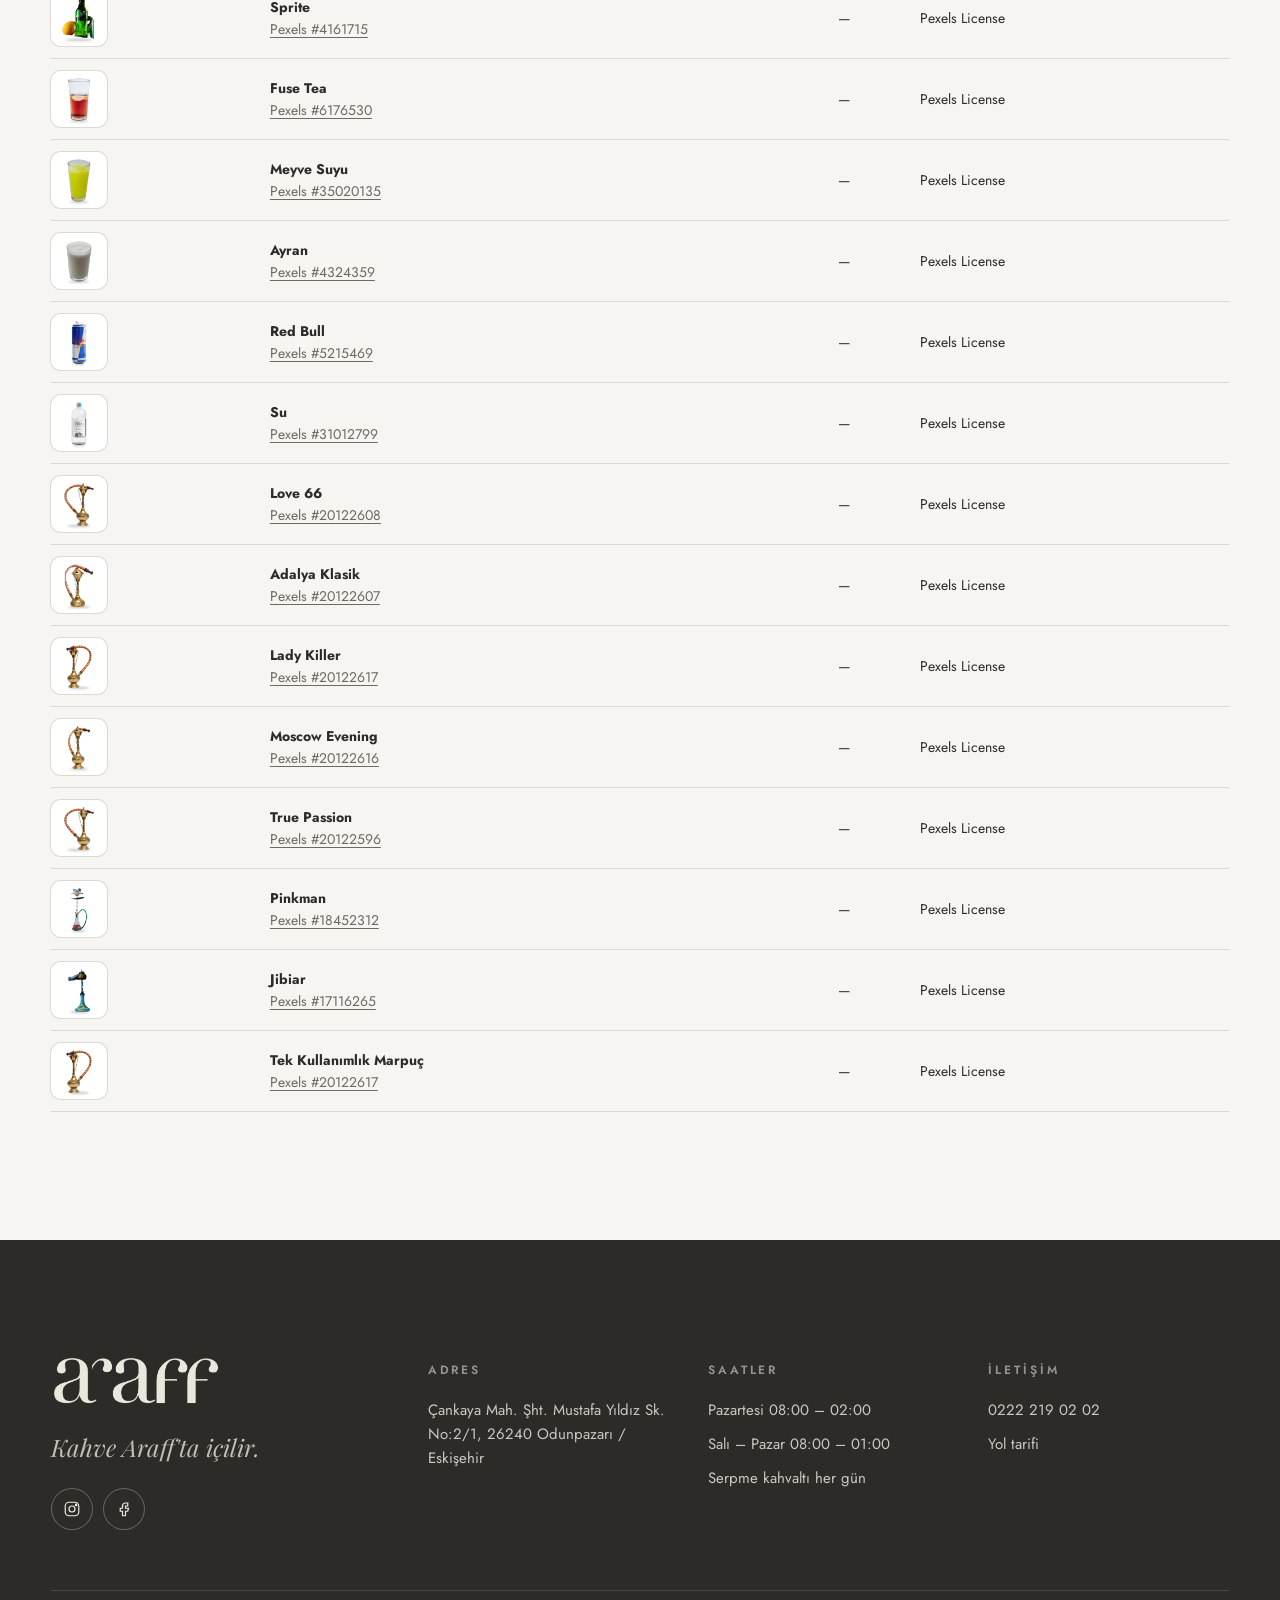
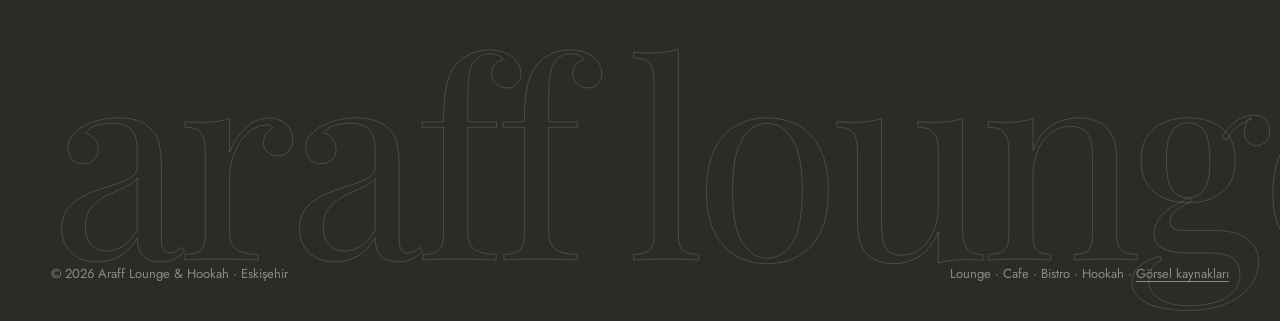
<file: kaynaklar.html>
<!doctype html>
<html lang="tr">
<head>
  <meta charset="utf-8">
  <meta name="viewport" content="width=device-width, initial-scale=1">
  <title>Görsel Kaynakları · Araff Lounge &amp; Hookah</title>
  <meta name="theme-color" content="#2c2b27">
  <link rel="icon" href="assets/favicon.png">
  <link rel="preconnect" href="https://fonts.googleapis.com">
  <link rel="preconnect" href="https://fonts.gstatic.com" crossorigin>
  <link href="https://fonts.googleapis.com/css2?family=Playfair+Display:ital,wght@0,400;0,500;0,600;1,400;1,500&family=Jost:wght@300;400;500;600;700&display=swap" rel="stylesheet">
  <link rel="stylesheet" href="css/style.css?v=20261026">
</head>
<body data-header="light">
  <main>
    <section class="page-head-plain">
      <div class="wrap">
        <span class="eyebrow" data-reveal>Lisanslar</span>
        <h1 class="h2" data-split style="margin-top:18px">Görsel kaynakları</h1>
        <p class="lead" data-reveal style="margin-top:18px">Menüdeki ürün fotoğrafları Pexels'in ücretsiz lisanslı görsellerinden hazırlanmış, arka planları beyaza çevrilmiştir.</p>
      </div>
    </section>
    <section style="padding-bottom:clamp(80px,10vw,140px)">
      <div class="wrap"><table class="credits" id="credits"></table></div>
    </section>
  </main>
  <script src="js/menu-data.js?v=20261026"></script>
  <script src="js/menu-i18n.js?v=20261026"></script>
  <script src="js/credits-data.js?v=20261026"></script>
  <script src="js/i18n.js?v=20261026"></script>
  <script src="js/main.js?v=20261026"></script>
  <script>
  (function () {
    const items = ARAFF.allItems(), C = window.ARAFF_CREDITS;
    document.getElementById("credits").innerHTML = Object.keys(items).filter((id) => C[id]).map((id) => {
      const c = C[id];
      return `<tr><td><img src="${ARAFF.img(id)}" alt="" loading="lazy"></td><td><b>${ARAFF.esc(items[id].name)}</b><br><a href="${c.url}" target="_blank" rel="noopener">${ARAFF.esc(c.title)}</a></td><td>${ARAFF.esc(c.creator || "—")}</td><td>${ARAFF.esc(c.license)}</td></tr>`;
    }).join("");
  })();
  </script>
</body>
</html>
</file>
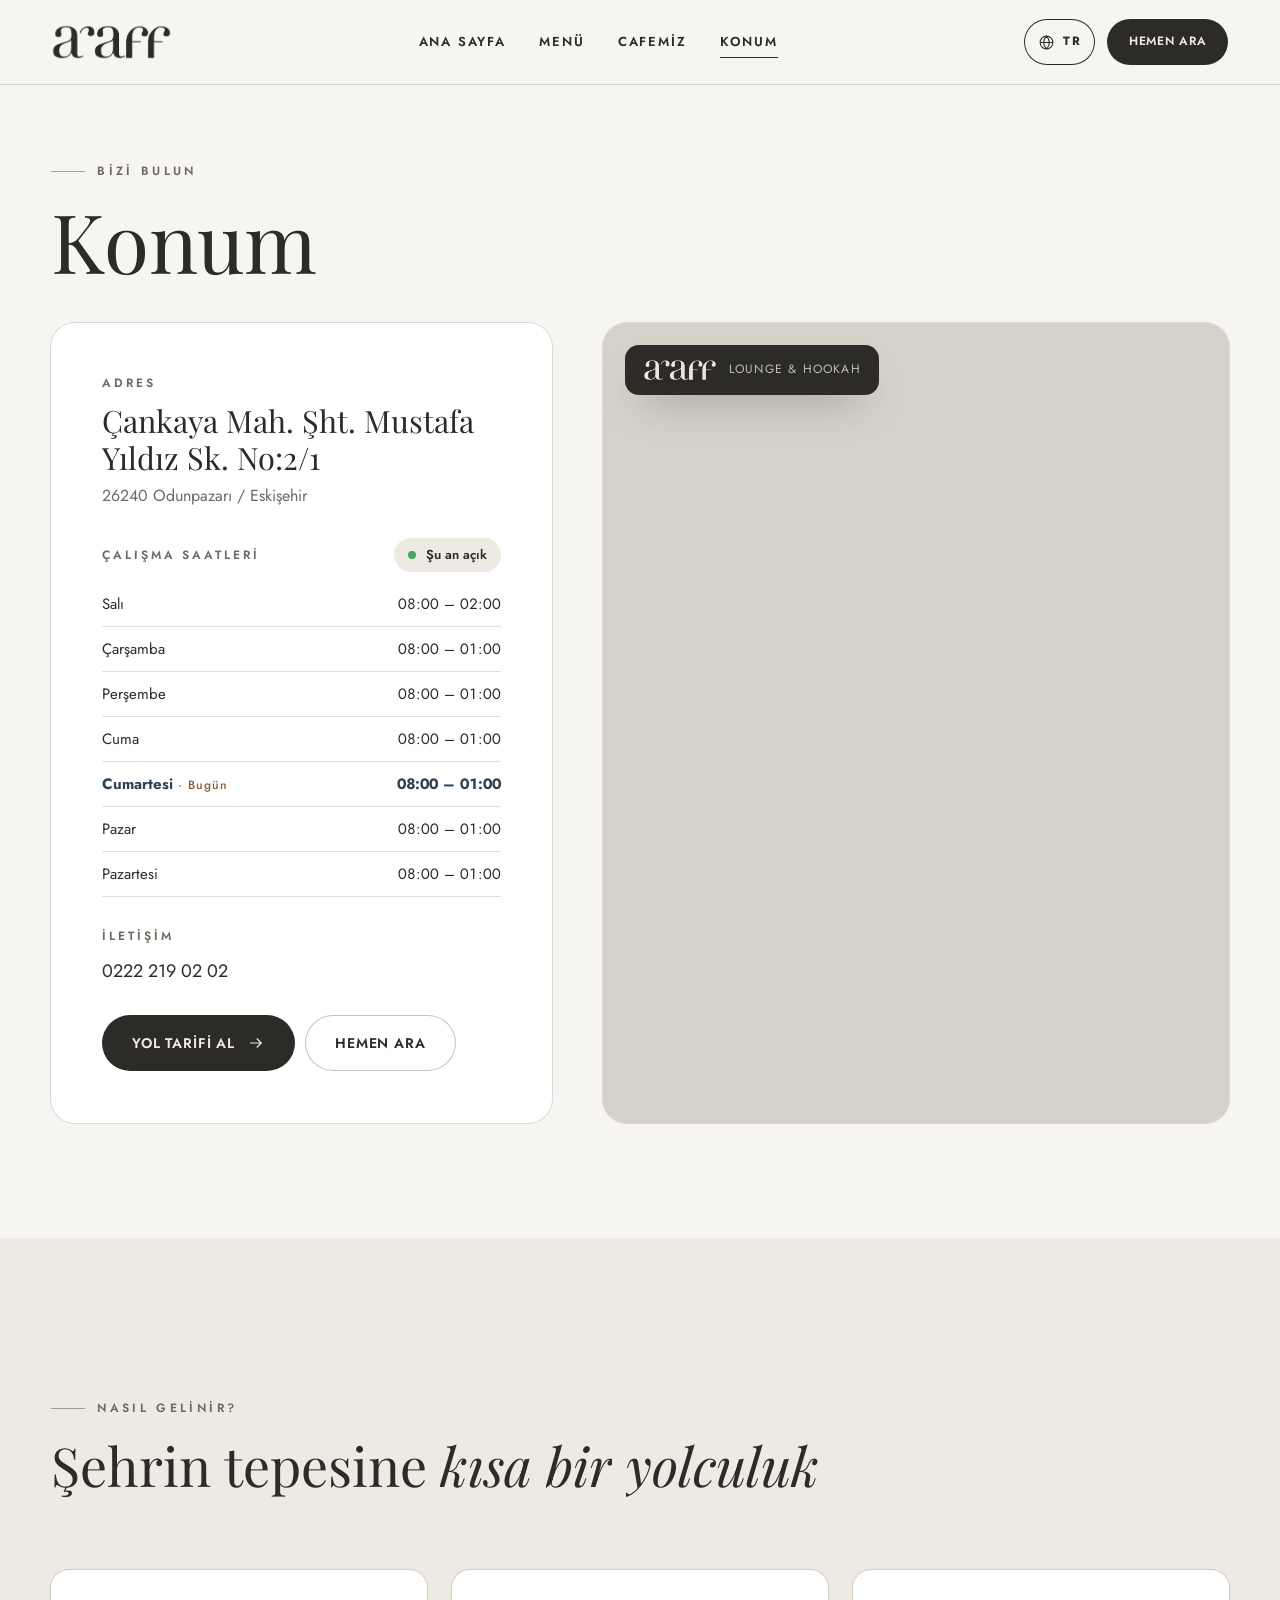
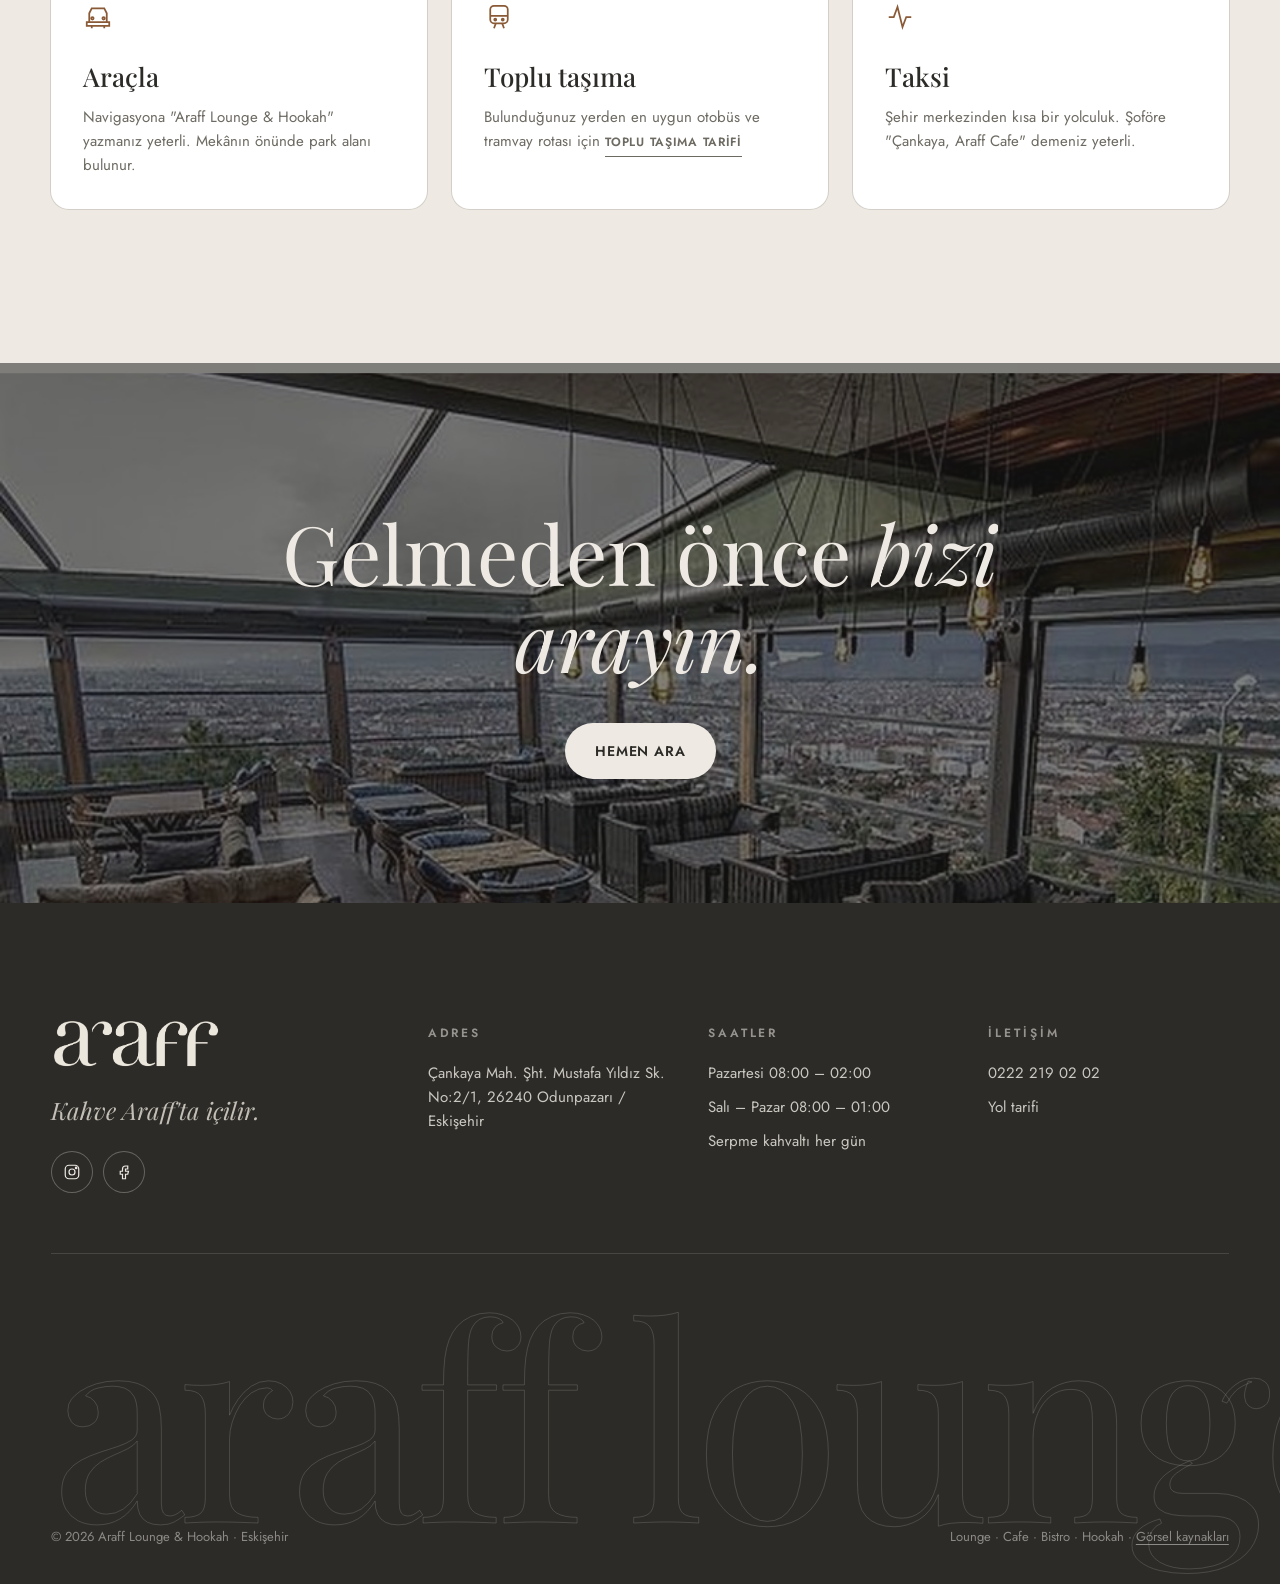
<file: konum.html>
<!doctype html>
<html lang="tr">
<head>
  <meta charset="utf-8">
  <meta name="viewport" content="width=device-width, initial-scale=1">
  <title>Konum · Araff Lounge &amp; Hookah</title>
  <meta name="description" content="Araff Lounge & Hookah adresi, çalışma saatleri ve yol tarifi. Çankaya Mah. Şht. Mustafa Yıldız Sk. No:2/1 Odunpazarı / Eskişehir.">
  <meta name="theme-color" content="#2c2b27">
  <link rel="icon" href="assets/favicon.png">
  <link rel="preconnect" href="https://fonts.googleapis.com">
  <link rel="preconnect" href="https://fonts.gstatic.com" crossorigin>
  <link href="https://fonts.googleapis.com/css2?family=Playfair+Display:ital,wght@0,400;0,500;0,600;1,400;1,500&family=Jost:wght@300;400;500;600;700&display=swap" rel="stylesheet">
  <link rel="stylesheet" href="css/style.css?v=20261026">
</head>
<body data-header="light">
  <main>
    <section class="page-head-plain">
      <div class="wrap">
        <span class="eyebrow" data-reveal>Bizi bulun</span>
        <h1 class="display" data-split style="margin-top:18px">Konum</h1>
      </div>
    </section>

    <section style="padding-bottom:clamp(70px,9vw,130px)">
      <div class="wrap location">
        <div class="loc-card" data-reveal="left">
          <div class="loc-block">
            <h3>Adres</h3>
            <p class="addr">Çankaya Mah. Şht. Mustafa Yıldız Sk. No:2/1</p>
            <p class="muted" style="font-size:16px;margin-top:6px">26240 Odunpazarı / Eskişehir</p>
          </div>
          <div class="loc-block">
            <h3 style="display:flex;align-items:center;justify-content:space-between;gap:10px">Çalışma saatleri <span class="status" id="status"><i></i><span>—</span></span></h3>
            <table class="hours" id="hours"></table>
          </div>
          <div class="loc-block">
            <h3>İletişim</h3>
            <p><a href="tel:+902222190202" dir="ltr">0222 219 02 02</a></p>
          </div>
          <div class="loc-actions">
            <a class="btn" href="https://www.google.com/maps/dir/?api=1&destination=Araff+Lounge+%26+Hookah+Odunpazar%C4%B1+Eski%C5%9Fehir" target="_blank" rel="noopener" data-magnetic>Yol Tarifi Al <svg class="arrow" viewBox="0 0 24 24" fill="none" stroke="currentColor" stroke-width="1.6"><path d="M4 12h15M13 6l6 6-6 6"/></svg></a>
            <a class="btn ghost" href="tel:+902222190202" data-magnetic>Hemen Ara</a>
          </div>
        </div>
        <div class="map-frame" data-reveal="right">
          <div class="map-pin"><img src="assets/logo-cream.png" alt="Araff"><span>Lounge &amp; Hookah</span></div>
          <iframe title="Araff Lounge &amp; Hookah haritası" loading="lazy" referrerpolicy="no-referrer-when-downgrade"
            src="https://maps.google.com/maps?q=Araff%20Lounge%20%26%20Hookah%2C%20%C5%9Eht.%20Mustafa%20Y%C4%B1ld%C4%B1z%20Sk.%20No%3A2%2C%20Odunpazar%C4%B1%2C%20Eski%C5%9Fehir&z=15&output=embed"></iframe>
        </div>
      </div>
    </section>

    <section class="section bg-bone">
      <div class="wrap">
        <div class="section-head">
          <div>
            <span class="eyebrow" data-reveal>Nasıl gelinir?</span>
            <h2 class="h2" data-split style="margin-top:18px">Şehrin tepesine <em>kısa bir yolculuk</em></h2>
          </div>
        </div>
        <div class="ways">
          <div class="way" data-reveal>
            <svg viewBox="0 0 24 24" fill="none" stroke="currentColor"><path d="M5 16V9l2-4h10l2 4v7M3 16h18v3H3zM7 19v2M17 19v2"/><circle cx="7.5" cy="13" r="1"/><circle cx="16.5" cy="13" r="1"/></svg>
            <h3>Araçla</h3><p>Navigasyona "Araff Lounge &amp; Hookah" yazmanız yeterli. Mekânın önünde park alanı bulunur.</p>
          </div>
          <div class="way" data-reveal style="--d:100ms">
            <svg viewBox="0 0 24 24" fill="none" stroke="currentColor"><rect x="5" y="3" width="14" height="14" rx="3"/><path d="M5 11h14M8 21l1.5-4M16 21l-1.5-4"/><circle cx="9" cy="14" r=".8"/><circle cx="15" cy="14" r=".8"/></svg>
            <h3>Toplu taşıma</h3><p>Bulunduğunuz yerden en uygun otobüs ve tramvay rotası için <a class="link-line" style="font-size:12px" href="https://www.google.com/maps/dir/?api=1&travelmode=transit&destination=Araff+Lounge+%26+Hookah+Odunpazar%C4%B1+Eski%C5%9Fehir" target="_blank" rel="noopener">toplu taşıma tarifi</a></p>
          </div>
          <div class="way" data-reveal style="--d:200ms">
            <svg viewBox="0 0 24 24" fill="none" stroke="currentColor"><path d="M3 12h4l3-8 4 16 3-8h4"/></svg>
            <h3>Taksi</h3><p>Şehir merkezinden kısa bir yolculuk. Şoföre "Çankaya, Araff Cafe" demeniz yeterli.</p>
          </div>
        </div>
      </div>
    </section>

    <section class="cta-band" style="min-height:60svh">
      <div class="bg" data-parallax="-0.15"><img src="assets/cafe/cam-salon.jpg" alt="" loading="lazy"></div>
      <div class="inner">
        <h2 class="h2" data-split>Gelmeden önce <em>bizi arayın.</em></h2>
        <div class="hero-actions" style="justify-content:center" data-reveal>
          <a class="btn light" href="tel:+902222190202" data-magnetic>Hemen Ara</a>
        </div>
      </div>
    </section>
  </main>
  <script src="js/i18n.js?v=20261026"></script>
  <script src="js/main.js?v=20261026"></script>
  <script>
  (function () {
    // Pazartesi 08:00–02:00, diğer günler 08:00–01:00 (gece yarısını geçen kapanış ertesi güne sayılır)
    const t = ARAFF.t;
    // 2026-10-05 is a Sunday: day names come from the browser's Intl in the current language
    const dayName = (d) => new Date(2026, 9, 5 + d).toLocaleDateString(ARAFF.loc, { weekday: "long" });
    const close = (d) => (d === 1 ? 26 : 25), open = 8;
    const order = [1, 2, 3, 4, 5, 6, 0];
    const now = new Date(), today = now.getDay();
    document.getElementById("hours").innerHTML = order.map((d) =>
      `<tr class="${d === today ? "today" : ""}"><td>${dayName(d)}${d === today ? ` <small>· ${t("Bugün")}</small>` : ""}</td><td dir="ltr">08:00 – ${String(close(d) - 24).padStart(2, "0")}:00</td></tr>`).join("");
    const h = now.getHours() + now.getMinutes() / 60, y = (today + 6) % 7;
    const isOpen = (h >= open && h < 24) || h < close(y) - 24;
    const st = document.getElementById("status");
    st.classList.add(isOpen ? "open" : "closed");
    st.querySelector("span").textContent = t(isOpen ? "Şu an açık" : "Şu an kapalı · 08:00'de açılır");
  })();
  </script>
</body>
</html>
</file>
<file: css/style.css>
/* =========================================================
   Araff Lounge & Hookah — design system
   Palette taken from the Araff logo (stone + charcoal) and the
   venue itself (navy velvet seating, walnut wood).
   ========================================================= */
:root {
  --ink: #2c2b27;
  --ink-2: #45433d;
  --ink-soft: #6d6a62;
  --stone: #c3bfb6;
  --stone-2: #d6d2ca;
  --bone: #eeeae3;
  --paper: #f7f5f1;
  --white: #ffffff;
  --velvet: #2e4057;
  --velvet-2: #3c5372;
  --walnut: #8a5a36;
  --line: rgba(44, 43, 39, .14);
  --line-strong: rgba(44, 43, 39, .28);
  --ok: #3f7a55;
  --err: #a2402f;

  --f-display: "Playfair Display", "Times New Roman", serif;
  --f-ui: "Jost", system-ui, -apple-system, "Segoe UI", sans-serif;

  --ease: cubic-bezier(.22, .9, .24, 1);
  --ease-io: cubic-bezier(.77, 0, .18, 1);
  --r: 18px;
  --r-sm: 10px;
  --gutter: clamp(16px, 4vw, 56px);
  --max: 1320px;
  --header-h: 84px;
}

*, *::before, *::after { box-sizing: border-box; }
html { -webkit-text-size-adjust: 100%; scroll-behavior: smooth; overflow-x: clip; }
body {
  margin: 0;
  background: var(--paper);
  color: var(--ink);
  font-family: var(--f-ui);
  font-size: 16px;
  line-height: 1.6;
  -webkit-font-smoothing: antialiased;
  overflow-x: clip;
}
img { display: block; max-width: 100%; }
a { color: inherit; text-decoration: none; }
button, input, textarea, select { font: inherit; color: inherit; }
button { cursor: pointer; background: none; border: 0; padding: 0; }
::selection { background: var(--velvet); color: var(--bone); }

.wrap { width: 100%; max-width: var(--max); margin: 0 auto; padding: 0 var(--gutter); }
.sr-only { position: absolute; width: 1px; height: 1px; overflow: hidden; clip: rect(0 0 0 0); white-space: nowrap; }

/* ---------- Type ---------- */
.eyebrow {
  display: inline-flex; align-items: center; gap: 12px;
  font-size: 12px; font-weight: 600; letter-spacing: .28em; text-transform: uppercase;
  color: var(--ink-soft);
}
.eyebrow::before { content: ""; width: 34px; height: 1px; background: currentColor; opacity: .6; }
.eyebrow.light { color: rgba(238, 234, 227, .8); }
.display {
  font-family: var(--f-display); font-weight: 400; line-height: 1.02; letter-spacing: -.01em;
  font-size: clamp(40px, 6.4vw, 96px); margin: 0;
}
.display em, .h2 em { font-style: italic; font-weight: 400; }
.h2 {
  font-family: var(--f-display); font-weight: 400; line-height: 1.06;
  font-size: clamp(32px, 4.2vw, 58px); margin: 0;
}
.h3 { font-family: var(--f-display); font-weight: 500; font-size: clamp(24px, 2.2vw, 30px); line-height: 1.15; margin: 0; }
.lead { font-size: clamp(16px, 1.3vw, 19px); color: var(--ink-2); max-width: 56ch; }
.muted { color: var(--ink-soft); }

/* ---------- Buttons ---------- */
.btn {
  position: relative; display: inline-flex; align-items: center; justify-content: center; gap: 12px;
  height: 56px; padding: 0 30px; border-radius: 999px;
  font-size: 14px; font-weight: 600; letter-spacing: .06em; text-transform: uppercase;
  background: var(--ink); color: var(--bone);
  overflow: hidden; isolation: isolate;
  transition: color .5s var(--ease), transform .5s var(--ease), box-shadow .5s var(--ease);
  will-change: transform;
}
.btn::before {
  content: ""; position: absolute; inset: 0; z-index: -1;
  background: var(--velvet); border-radius: inherit;
  transform: translateY(101%); transition: transform .6s var(--ease);
}
.btn:hover::before { transform: translateY(0); }
.btn:hover { box-shadow: 0 18px 40px -18px rgba(46, 64, 87, .7); }
.btn .arrow { width: 18px; height: 18px; transition: transform .5s var(--ease); }
.btn:hover .arrow { transform: translateX(4px); }
.btn.light { background: var(--bone); color: var(--ink); }
.btn.light::before { background: var(--white); }
.btn.ghost { background: transparent; color: var(--ink); box-shadow: inset 0 0 0 1px var(--line-strong); }
.btn.ghost::before { background: var(--ink); }
.btn.ghost:hover { color: var(--bone); }
.btn.ghost.light { color: var(--bone); box-shadow: inset 0 0 0 1px rgba(238, 234, 227, .5); }
.btn.ghost.light::before { background: var(--bone); }
.btn.ghost.light:hover { color: var(--ink); }
.btn.block { width: 100%; }
.btn[disabled] { opacity: .35; pointer-events: none; }

.link-line { position: relative; display: inline-flex; align-items: center; gap: 10px; font-weight: 600; font-size: 14px; letter-spacing: .06em; text-transform: uppercase; }
.link-line::after { content: ""; position: absolute; left: 0; right: 0; bottom: -4px; height: 1px; background: currentColor; transform-origin: right; transition: transform .6s var(--ease); }
.link-line:hover::after { transform: scaleX(0); transform-origin: left; }

/* ---------- Page transition curtain ---------- */
.curtain {
  position: fixed; inset: 0; z-index: 1000; pointer-events: none;
  display: grid; place-items: center;
  background: var(--stone);
  transform: translateY(0);
  transition: transform 1s var(--ease-io);
}
.curtain img { width: min(240px, 52vw); opacity: 0; transform: translateY(16px); transition: opacity .6s var(--ease), transform .8s var(--ease); }
.curtain.show-logo img { opacity: 1; transform: none; }
.curtain.up { transform: translateY(-100%); }
.curtain.down { transform: translateY(0); transition-duration: .8s; }
.curtain.reset { transition: none; transform: translateY(100%); }

/* ---------- Header ---------- */
.header {
  position: fixed; inset: 0 0 auto; z-index: 100; height: var(--header-h);
  display: flex; align-items: center;
  transition: background .5s var(--ease), height .5s var(--ease), box-shadow .5s var(--ease), color .5s var(--ease), transform .6s var(--ease);
  color: var(--bone);
}
.header .wrap { display: flex; align-items: center; justify-content: space-between; gap: 24px; }
.header .brand img { height: 36px; width: auto; transition: height .5s var(--ease); }
.header .brand .ink { display: none; }
.header.solid, .header.on-light {
  background: rgba(247, 245, 241, .86); color: var(--ink);
  -webkit-backdrop-filter: saturate(1.4) blur(14px); backdrop-filter: saturate(1.4) blur(14px);
  box-shadow: 0 1px 0 var(--line);
}
.header.solid { height: 70px; }
.header.solid .brand img { height: 30px; }
.header.solid .brand .cream, .header.on-light .brand .cream { display: none; }
.header.solid .brand .ink, .header.on-light .brand .ink { display: block; }
.header.hide { transform: translateY(-100%); }
.nav { display: flex; gap: clamp(18px, 2.6vw, 40px); }
.nav a {
  position: relative; font-size: 13px; font-weight: 600; letter-spacing: .14em; text-transform: uppercase; padding: 6px 0;
}
.nav a::after {
  content: ""; position: absolute; left: 0; right: 0; bottom: 0; height: 1px; background: currentColor;
  transform: scaleX(0); transform-origin: right; transition: transform .5s var(--ease);
}
.nav a:hover::after, .nav a[aria-current="page"]::after { transform: scaleX(1); transform-origin: left; }
.header .cta { height: 46px; padding: 0 22px; font-size: 12px; }
.header:not(.solid):not(.on-light) .cta { background: var(--bone); color: var(--ink); }
.header:not(.solid):not(.on-light) .cta:hover { color: var(--bone); }
.burger { display: none; width: 46px; height: 46px; border-radius: 50%; position: relative; box-shadow: inset 0 0 0 1px currentColor; }
.burger span { position: absolute; left: 14px; right: 14px; height: 1.5px; background: currentColor; transition: transform .5s var(--ease), top .5s var(--ease); }
.burger span:nth-child(1) { top: 19px; }
.burger span:nth-child(2) { top: 26px; }
body.nav-open .burger span:nth-child(1) { top: 22.5px; transform: rotate(45deg); }
body.nav-open .burger span:nth-child(2) { top: 22.5px; transform: rotate(-45deg); }

.mobile-nav {
  position: fixed; inset: 0; z-index: 90; background: var(--ink); color: var(--bone);
  display: flex; flex-direction: column; justify-content: center; padding: 100px var(--gutter) 40px;
  clip-path: circle(0% at calc(100% - 44px) 42px);
  transition: clip-path .9s var(--ease-io);
  visibility: hidden;
}
body.nav-open .mobile-nav { clip-path: circle(150% at calc(100% - 44px) 42px); visibility: visible; }
body.nav-open .header { color: var(--bone); background: transparent; box-shadow: none; -webkit-backdrop-filter: none; backdrop-filter: none; }
body.nav-open .header .brand .cream { display: block; }
body.nav-open .header .brand .ink { display: none; }
/* each page link is a light card button on the dark panel */
.mobile-nav a.big {
  display: flex; align-items: center; justify-content: space-between; gap: 16px;
  margin-bottom: 12px; padding: 20px 24px; border-radius: 18px;
  background: var(--bone); color: var(--ink);
  font-family: var(--f-display); font-size: clamp(26px, 7.2vw, 36px); line-height: 1.15;
  box-shadow: 0 14px 30px -18px rgba(0, 0, 0, .6);
  opacity: 0; transform: translateY(26px);
  transition: opacity .6s var(--ease), transform .8s var(--ease), background .3s var(--ease);
}
.mobile-nav a.big .arrow { flex: none; width: 24px; height: 24px; color: var(--walnut); transition: transform .4s var(--ease); }
.mobile-nav a.big:active { transform: scale(.97); background: var(--stone-2); }
.mobile-nav a.big:hover .arrow { transform: translateX(4px); }
.mobile-nav a.big[aria-current="page"] { background: var(--stone); }
.mobile-nav a.big[aria-current="page"] span::after {
  content: ""; display: inline-block; width: 7px; height: 7px; margin-inline-start: 12px; vertical-align: middle;
  border-radius: 50%; background: var(--walnut);
}
body.nav-open .mobile-nav a.big { opacity: 1; transform: none; }
body.nav-open .mobile-nav a.big:active { transform: scale(.97); }
.mobile-nav a.big:nth-child(1) { transition-delay: .15s; }
.mobile-nav a.big:nth-child(2) { transition-delay: .21s; }
.mobile-nav a.big:nth-child(3) { transition-delay: .27s; }
.mobile-nav a.big:nth-child(4) { transition-delay: .33s; }
.mobile-nav .meta { margin-top: 28px; font-size: 14px; color: rgba(238, 234, 227, .65); }

/* ---------- Hero ---------- */
.hero {
  position: relative; min-height: 100svh; display: flex; align-items: flex-end; color: var(--bone);
  overflow: hidden; background: var(--ink);
}
.hero-media { position: absolute; inset: 0; }
.hero-media img { width: 100%; height: 100%; object-fit: cover; transform: scale(1.14); animation: kenburns 16s var(--ease) forwards; }
.hero-media::after {
  content: ""; position: absolute; inset: 0;
  background:
    linear-gradient(90deg, rgba(20, 20, 18, .62) 0%, rgba(20, 20, 18, .25) 45%, transparent 75%),
    linear-gradient(180deg, rgba(20, 20, 18, .55) 0%, rgba(20, 20, 18, .1) 35%, rgba(20, 20, 18, .35) 60%, rgba(20, 20, 18, .85) 100%);
}
@keyframes kenburns { to { transform: scale(1.02); } }
.hero .wrap { position: relative; padding-bottom: clamp(48px, 9vh, 110px); padding-top: 140px; }
.hero .display { max-width: 13ch; }
.hero .lead { color: rgba(238, 234, 227, .85); margin: 26px 0 36px; }
.hero-actions { display: flex; flex-wrap: wrap; gap: 14px; }
.hero-meta {
  display: flex; flex-wrap: wrap; gap: 28px 48px; margin-top: 56px; padding-top: 26px;
  border-top: 1px solid rgba(238, 234, 227, .22); font-size: 13px; letter-spacing: .08em; text-transform: uppercase; color: rgba(238, 234, 227, .75);
}
.hero-meta b { display: block; font-family: var(--f-display); font-size: 26px; font-weight: 400; letter-spacing: 0; text-transform: none; color: var(--bone); }
.scroll-cue {
  position: absolute; right: var(--gutter); bottom: clamp(48px, 9vh, 110px); width: 1px; height: 90px; background: rgba(238, 234, 227, .25); overflow: hidden;
}
.scroll-cue::after { content: ""; position: absolute; inset: 0; background: var(--bone); animation: cue 2.2s var(--ease-io) infinite; }
@keyframes cue { 0% { transform: translateY(-100%); } 60%, 100% { transform: translateY(100%); } }

.page-hero {
  position: relative; min-height: 62svh; display: flex; align-items: flex-end; color: var(--bone); overflow: hidden; background: var(--ink);
}
.page-hero .hero-media img { animation-duration: 12s; }
.page-hero .wrap { position: relative; padding: 150px var(--gutter) 64px; }
.page-hero .display { font-size: clamp(46px, 7.6vw, 112px); }
.page-hero .lead { color: rgba(238, 234, 227, .82); margin-top: 18px; }
.page-head-plain { padding: calc(var(--header-h) + 70px) 0 40px; }

/* ---------- Split text reveal ---------- */
.split .w { display: inline-block; overflow: hidden; vertical-align: top; padding-bottom: .08em; margin-bottom: -.08em; }
.split .w > span { display: inline-block; transform: translateY(105%); transition: transform 1.1s var(--ease); transition-delay: calc(var(--i) * 55ms + var(--d, 0ms)); }
.split.in .w > span { transform: none; }

/* ---------- Scroll reveal ---------- */
[data-reveal] { opacity: 0; transform: translateY(36px); transition: opacity 1s var(--ease), transform 1.1s var(--ease); transition-delay: var(--d, 0ms); }
[data-reveal="fade"] { transform: none; }
[data-reveal="left"] { transform: translateX(-40px); }
[data-reveal="right"] { transform: translateX(40px); }
[data-reveal="scale"] { transform: scale(.94); }
[data-reveal].in { opacity: 1; transform: none; }
.img-reveal { position: relative; overflow: hidden; border-radius: var(--r); }
.img-reveal img { width: 100%; height: 100%; object-fit: cover; transform: scale(1.25); transition: transform 1.6s var(--ease); }
.img-reveal::after { content: ""; position: absolute; inset: 0; background: var(--stone); transform-origin: top; transition: transform 1.2s var(--ease-io); }
.img-reveal.in img { transform: scale(1); }
.img-reveal.in::after { transform: scaleY(0); }

/* ---------- Sections ---------- */
section { position: relative; }
.section { padding: clamp(80px, 12vw, 170px) 0; }
.section.tight { padding: clamp(60px, 8vw, 110px) 0; }
.bg-bone { background: var(--bone); }
.bg-stone { background: var(--stone); }
.bg-ink { background: var(--ink); color: var(--bone); }
.bg-ink .lead, .bg-ink .muted { color: rgba(238, 234, 227, .72); }
.bg-ink .eyebrow { color: rgba(238, 234, 227, .7); }
.section-head { display: flex; flex-wrap: wrap; align-items: flex-end; justify-content: space-between; gap: 24px 60px; margin-bottom: clamp(40px, 6vw, 80px); }
.section-head .lead { margin: 0; }

/* marquee */
.marquee { overflow: hidden; border-block: 1px solid var(--line); background: var(--paper); padding: 26px 0; }
.marquee-track { display: flex; width: max-content; animation: marquee 38s linear infinite; }
.marquee:hover .marquee-track { animation-play-state: paused; }
.marquee span { font-family: var(--f-display); font-size: clamp(28px, 3.8vw, 52px); font-style: italic; font-weight: 400; padding: 0 28px; white-space: nowrap; display: inline-flex; align-items: center; gap: 56px; }
.marquee span::after { content: ""; width: 10px; height: 10px; border: 1px solid var(--walnut); transform: rotate(45deg); }
@keyframes marquee { to { transform: translateX(-50%); } }

/* intro split */
.intro { display: grid; grid-template-columns: 1.05fr 1fr; gap: clamp(40px, 7vw, 110px); align-items: center; }
.intro-media { position: relative; aspect-ratio: 4/5; }
.intro-media .img-reveal { position: absolute; }
.intro-media .a { inset: 0 18% 14% 0; }
.intro-media .b { width: 48%; aspect-ratio: 3/4; right: 0; bottom: 0; box-shadow: 0 30px 60px -30px rgba(0, 0, 0, .5); border: 8px solid var(--paper); border-radius: calc(var(--r) + 6px); }
.intro-text .h2 { margin: 22px 0 28px; }
.signature-quote { font-family: var(--f-display); font-style: italic; font-size: clamp(22px, 2vw, 28px); color: var(--walnut); margin: 32px 0; }

/* feature cards (home) */
.feature-grid { display: grid; grid-template-columns: repeat(3, 1fr); gap: clamp(16px, 2vw, 28px); }
.feature {
  position: relative; display: flex; flex-direction: column; background: var(--white); border-radius: var(--r); overflow: hidden;
  transition: transform .7s var(--ease), box-shadow .7s var(--ease);
}
.feature:hover { transform: translateY(-8px); box-shadow: 0 40px 70px -40px rgba(44, 43, 39, .45); }
.feature .pic { aspect-ratio: 1; background: var(--white); overflow: hidden; }
.feature .pic img { width: 100%; height: 100%; object-fit: cover; transition: transform 1.2s var(--ease); }
.feature:hover .pic img { transform: scale(1.07) rotate(-1.5deg); }
.feature .body { padding: 26px 28px 30px; border-top: 1px solid var(--line); display: flex; align-items: flex-end; justify-content: space-between; gap: 16px; }
.feature .num { font-size: 12px; letter-spacing: .2em; color: var(--ink-soft); }
.feature .h3 { margin-top: 6px; }
.feature .go {
  flex: none; width: 48px; height: 48px; border-radius: 50%; display: grid; place-items: center; box-shadow: inset 0 0 0 1px var(--line-strong);
  transition: background .5s var(--ease), color .5s var(--ease), transform .6s var(--ease);
}
.feature:hover .go { background: var(--ink); color: var(--bone); transform: rotate(-45deg); }

/* stats */
.stats { display: grid; grid-template-columns: repeat(4, 1fr); border-top: 1px solid rgba(238, 234, 227, .18); }
.stat { padding: 40px 24px 0 0; }
.stat + .stat { padding-left: 24px; border-left: 1px solid rgba(238, 234, 227, .18); }
.stat .n { font-family: var(--f-display); font-size: clamp(42px, 5vw, 74px); line-height: 1; font-weight: 400; }
.stat .l { margin-top: 12px; font-size: 13px; letter-spacing: .12em; text-transform: uppercase; color: rgba(238, 234, 227, .65); }

/* parallax CTA band */
.cta-band { position: relative; min-height: 78svh; display: grid; place-items: center; text-align: center; color: var(--bone); overflow: hidden; }
.cta-band .bg { position: absolute; inset: -12% 0; }
.cta-band .bg img { width: 100%; height: 100%; object-fit: cover; }
.cta-band::after { content: ""; position: absolute; inset: 0; background: rgba(28, 28, 26, .55); }
.cta-band .inner { position: relative; z-index: 1; padding: 80px var(--gutter); }
.cta-band .h2 { font-size: clamp(42px, 6.4vw, 96px); max-width: 15ch; margin: 22px auto 40px; }

/* ---------- Footer ---------- */
.footer { background: var(--ink); color: var(--bone); padding: clamp(70px, 9vw, 120px) 0 36px; overflow: hidden; }
.footer-top { display: grid; grid-template-columns: 1.4fr 1fr 1fr 1fr; gap: 40px; padding-bottom: 60px; border-bottom: 1px solid rgba(238, 234, 227, .14); }
.footer img.logo { width: 170px; }
.footer h4 { font-size: 12px; letter-spacing: .24em; text-transform: uppercase; color: rgba(238, 234, 227, .55); margin: 6px 0 18px; font-weight: 600; }
.footer p, .footer li { color: rgba(238, 234, 227, .82); font-size: 15px; margin: 0; }
.footer ul { list-style: none; padding: 0; margin: 0; display: grid; gap: 10px; }
.footer a:hover { color: var(--white); }
.footer .tag { font-family: var(--f-display); font-style: italic; font-size: 24px; margin-top: 22px; color: var(--stone); }
.footer-bottom { display: flex; flex-wrap: wrap; justify-content: space-between; gap: 12px; padding-top: 28px; font-size: 13px; color: rgba(238, 234, 227, .5); }
.footer-word {
  font-family: var(--f-display); font-weight: 400; font-size: clamp(90px, 21vw, 330px); line-height: .8; letter-spacing: -.03em;
  color: transparent; -webkit-text-stroke: 1px rgba(238, 234, 227, .16); margin: 50px 0 -20px; white-space: nowrap; user-select: none;
}
.socials { display: flex; gap: 10px; margin-top: 22px; }
.socials a { width: 42px; height: 42px; border-radius: 50%; display: grid; place-items: center; box-shadow: inset 0 0 0 1px rgba(238, 234, 227, .3); transition: background .4s var(--ease), color .4s var(--ease); }
.socials a:hover { background: var(--bone); color: var(--ink); }
.socials svg { width: 18px; height: 18px; }

/* ---------- Custom cursor ---------- */
.cursor { position: fixed; top: 0; left: 0; z-index: 2000; pointer-events: none; width: 10px; height: 10px; margin: -5px 0 0 -5px; border-radius: 50%; background: var(--walnut); mix-blend-mode: normal; transition: width .35s var(--ease), height .35s var(--ease), margin .35s var(--ease), background .35s var(--ease), opacity .3s; opacity: 0; }
.cursor.on { opacity: 1; }
.cursor.big { width: 64px; height: 64px; margin: -32px 0 0 -32px; background: rgba(138, 90, 54, .18); backdrop-filter: blur(2px); }
@media (hover: none) { .cursor { display: none; } }

/* =========================================================
   MENU PAGE
   ========================================================= */
.menu-bar {
  position: sticky; top: 70px; z-index: 50; background: rgba(247, 245, 241, .92);
  -webkit-backdrop-filter: blur(14px); backdrop-filter: blur(14px); border-bottom: 1px solid var(--line);
  transition: top .6s var(--ease);
}
body.hdr-hidden main .menu-bar { top: 0; }
.menu-bar .wrap { display: flex; align-items: center; gap: 18px; padding-top: 14px; padding-bottom: 14px; }
.chips { position: relative; display: flex; gap: 6px; overflow-x: auto; scrollbar-width: none; flex: 1; scroll-behavior: smooth; }
.chips::-webkit-scrollbar { display: none; }
.chip {
  position: relative; z-index: 1; flex: none; height: 40px; padding: 0 18px; border-radius: 999px;
  font-size: 13px; font-weight: 600; letter-spacing: .04em; color: var(--ink-2); white-space: nowrap;
  transition: color .4s var(--ease);
}
.chip:hover { color: var(--ink); }
.chip.active { color: var(--bone); }
.chip-pill { position: absolute; z-index: 0; top: 0; height: 40px; border-radius: 999px; background: var(--ink); transition: transform .6s var(--ease), width .6s var(--ease); }
.search {
  flex: none; position: relative; width: 240px;
}
.search input {
  width: 100%; height: 42px; border-radius: 999px; border: 1px solid var(--line-strong); background: var(--white);
  padding: 0 16px 0 42px; font-size: 14px; outline: none; transition: border-color .3s, box-shadow .3s;
}
.search input:focus { border-color: var(--ink); box-shadow: 0 0 0 4px rgba(44, 43, 39, .08); }
.search svg { position: absolute; left: 15px; top: 12px; width: 18px; height: 18px; color: var(--ink-soft); }

.menu-cat { padding: clamp(56px, 7vw, 96px) 0 0; scroll-margin-top: 150px; }
.menu-cat:last-of-type { padding-bottom: clamp(80px, 10vw, 140px); }
.menu-cat-head { display: flex; align-items: baseline; justify-content: space-between; gap: 20px; flex-wrap: wrap; margin-bottom: 34px; padding-bottom: 20px; border-bottom: 1px solid var(--line); }
.menu-cat-head .h2 { font-size: clamp(34px, 4vw, 56px); }
.menu-cat-head .count { font-size: 13px; letter-spacing: .16em; text-transform: uppercase; color: var(--ink-soft); }
.menu-cat-head .note { font-family: var(--f-display); font-style: italic; font-size: 20px; color: var(--walnut); }

.product-grid { display: grid; grid-template-columns: repeat(4, 1fr); gap: clamp(14px, 1.6vw, 24px); }
.product {
  position: relative; display: flex; flex-direction: column; background: var(--white); border-radius: var(--r);
  box-shadow: 0 1px 0 var(--line), 0 0 0 1px rgba(44, 43, 39, .05);
  transition: transform .6s var(--ease), box-shadow .6s var(--ease), opacity .5s var(--ease);
  overflow: hidden; text-align: left; width: 100%;
}
.product:hover { transform: translateY(-6px); box-shadow: 0 34px 60px -34px rgba(44, 43, 39, .5), 0 0 0 1px rgba(44, 43, 39, .06); }
.product .pic { position: relative; aspect-ratio: 1; background: #fff; overflow: hidden; }
.product .pic img { width: 100%; height: 100%; object-fit: cover; transition: transform 1s var(--ease); }
.product:hover .pic img { transform: scale(1.08); }
.product .pic .zoom {
  position: absolute; right: 14px; top: 14px; width: 38px; height: 38px; border-radius: 50%; background: rgba(255, 255, 255, .9); box-shadow: 0 4px 16px rgba(0, 0, 0, .08);
  display: grid; place-items: center; opacity: 0; transform: scale(.7); transition: opacity .4s var(--ease), transform .5s var(--ease);
}
.product:hover .pic .zoom { opacity: 1; transform: none; }
.product .info { padding: 18px 20px 20px; display: flex; flex-direction: column; gap: 6px; flex: 1; border-top: 1px solid rgba(44, 43, 39, .07); }
.product .name { font-family: var(--f-display); font-size: 19px; font-weight: 500; line-height: 1.25; }
.product .desc { font-size: 13.5px; color: var(--ink-soft); line-height: 1.5; flex: 1; }
.product .row { display: flex; align-items: center; justify-content: space-between; margin-top: 10px; gap: 10px; }
.price { font-weight: 700; font-size: 17px; letter-spacing: .01em; white-space: nowrap; }
.price small { font-weight: 500; font-size: 12px; color: var(--ink-soft); margin-left: 6px; }
.product.hide { display: none; }
.empty-state { text-align: center; padding: 120px 0; color: var(--ink-soft); display: none; }
.empty-state.show { display: block; }

/* quick-view modal */
.modal { position: fixed; inset: 0; z-index: 300; display: grid; place-items: center; padding: 20px; visibility: hidden; }
.modal.open { visibility: visible; }
.modal .scrim { position: absolute; inset: 0; background: rgba(28, 28, 26, .6); opacity: 0; transition: opacity .5s var(--ease); -webkit-backdrop-filter: blur(4px); backdrop-filter: blur(4px); }
.modal.open .scrim { opacity: 1; }
.modal .panel {
  position: relative; width: min(880px, 100%); max-height: calc(100svh - 40px); overflow: auto; background: var(--white); border-radius: 24px;
  display: grid; grid-template-columns: 1fr 1fr; transform: translateY(40px) scale(.96); opacity: 0; transition: transform .7s var(--ease), opacity .5s var(--ease);
}
.modal.open .panel { transform: none; opacity: 1; }
.modal .panel .pic { aspect-ratio: 1; background: #fff; }
.modal .panel .pic img { width: 100%; height: 100%; object-fit: cover; }
.modal .panel .txt { padding: clamp(28px, 4vw, 52px); display: flex; flex-direction: column; justify-content: center; gap: 14px; border-left: 1px solid var(--line); }
.modal .panel .txt .h2 { font-size: clamp(32px, 3.6vw, 48px); }
.modal .panel .price { font-size: 24px; }
.close-x { position: absolute; top: 14px; right: 14px; z-index: 2; width: 44px; height: 44px; border-radius: 50%; background: var(--paper); display: grid; place-items: center; transition: transform .5s var(--ease), background .3s; }
.close-x:hover { transform: rotate(90deg); background: var(--bone); }

/* =========================================================
   CAFEMİZ PAGE
   ========================================================= */
.story { display: grid; grid-template-columns: 1fr 1fr; gap: clamp(40px, 7vw, 120px); align-items: start; }
.story .big-quote { font-family: var(--f-display); font-size: clamp(30px, 3.5vw, 50px); line-height: 1.18; font-weight: 400; margin: 0; }
.story .big-quote em { color: var(--walnut); }
.story p { color: var(--ink-2); margin: 0 0 18px; }
.amenities { display: grid; grid-template-columns: repeat(4, 1fr); gap: 0; border-top: 1px solid var(--line); margin-top: clamp(60px, 8vw, 100px); }
.amenity { padding: 34px 26px 0 0; }
.amenity + .amenity { padding-left: 26px; border-left: 1px solid var(--line); }
.amenity svg { width: 34px; height: 34px; color: var(--walnut); stroke-width: 1.3; }
.amenity h3 { font-family: var(--f-display); font-size: 25px; font-weight: 500; margin: 18px 0 8px; }
.amenity p { font-size: 14.5px; color: var(--ink-soft); margin: 0; }

.gallery-filter { display: flex; gap: 6px; position: relative; max-width: 100%; flex: 0 1 auto; }
.gallery { columns: 3; column-gap: clamp(12px, 1.6vw, 22px); }
.g-item { break-inside: avoid; margin: 0 0 clamp(12px, 1.6vw, 22px); border-radius: var(--r); overflow: hidden; position: relative; cursor: zoom-in; display: block; width: 100%; transition: opacity .5s var(--ease), transform .6s var(--ease); }
.g-item img { width: 100%; height: auto; transition: transform 1.2s var(--ease), filter .6s; }
.g-item:hover img { transform: scale(1.06); }
.g-item figcaption {
  position: absolute; left: 0; right: 0; bottom: 0; padding: 40px 20px 18px; color: var(--bone); font-size: 13px; letter-spacing: .12em; text-transform: uppercase; font-weight: 600;
  background: linear-gradient(transparent, rgba(20, 20, 18, .7)); transform: translateY(100%); transition: transform .6s var(--ease);
}
.g-item:hover figcaption { transform: none; }
.g-item.hide { display: none; }

.lightbox { position: fixed; inset: 0; z-index: 400; background: rgba(20, 20, 18, .96); display: grid; place-items: center; visibility: hidden; opacity: 0; transition: opacity .5s var(--ease), visibility .5s; }
.lightbox.open { visibility: visible; opacity: 1; }
.lightbox img { max-width: min(92vw, 1200px); max-height: 82svh; border-radius: 12px; transform: scale(.94); transition: transform .7s var(--ease), opacity .35s; }
.lightbox.open img { transform: none; }
.lightbox .cap { position: absolute; bottom: 26px; left: 0; right: 0; text-align: center; color: var(--stone); font-size: 13px; letter-spacing: .16em; text-transform: uppercase; }
.lb-btn { position: absolute; top: 50%; width: 56px; height: 56px; margin-top: -28px; border-radius: 50%; color: var(--bone); box-shadow: inset 0 0 0 1px rgba(238, 234, 227, .35); display: grid; place-items: center; transition: background .3s, color .3s; }
.lb-btn:hover { background: var(--bone); color: var(--ink); }
.lb-prev { left: 20px; }
.lb-next { right: 20px; }
.lightbox .close-x { background: rgba(238, 234, 227, .12); color: var(--bone); top: 20px; right: 20px; }

/* =========================================================
   KONUM PAGE
   ========================================================= */
.location { display: grid; grid-template-columns: 1fr 1.25fr; gap: clamp(24px, 4vw, 60px); align-items: stretch; }
.loc-card { background: var(--white); border-radius: 24px; padding: clamp(28px, 4vw, 52px); box-shadow: 0 0 0 1px var(--line); display: flex; flex-direction: column; gap: 30px; }
.loc-block h3 { font-size: 12px; letter-spacing: .24em; text-transform: uppercase; color: var(--ink-soft); margin: 0 0 10px; font-weight: 600; }
.loc-block p { margin: 0; font-size: 18px; }
.loc-block .addr { font-family: var(--f-display); font-size: clamp(26px, 2.4vw, 34px); line-height: 1.2; }
.status { display: inline-flex; align-items: center; gap: 10px; height: 34px; padding: 0 14px; border-radius: 999px; font-size: 13px; font-weight: 600; background: var(--bone); text-transform: none; letter-spacing: 0; color: var(--ink); }
.status i { width: 8px; height: 8px; border-radius: 50%; background: var(--ink-soft); }
.status.open i { background: #47a36a; box-shadow: 0 0 0 0 rgba(71, 163, 106, .6); animation: pulse 2s infinite; }
.status.closed i { background: var(--err); }
@keyframes pulse { 70% { box-shadow: 0 0 0 10px rgba(71, 163, 106, 0); } 100% { box-shadow: 0 0 0 0 rgba(71, 163, 106, 0); } }
.hours { width: 100%; border-collapse: collapse; font-size: 15px; }
.hours td { padding: 10px 0; border-bottom: 1px solid var(--line); }
.hours td:last-child { text-align: right; font-variant-numeric: tabular-nums; }
.hours tr.today td { font-weight: 700; color: var(--velvet); }
.hours tr.today small { font-weight: 500; font-size: 12px; letter-spacing: .08em; color: var(--walnut); }
.loc-actions { display: flex; flex-wrap: wrap; gap: 10px; }
.map-frame { position: relative; border-radius: 24px; overflow: hidden; min-height: 560px; background: var(--stone-2); box-shadow: 0 0 0 1px var(--line); }
.map-frame iframe { position: absolute; inset: 0; width: 100%; height: 100%; border: 0; filter: grayscale(.85) contrast(1.05) sepia(.12); transition: filter .8s var(--ease); }
.map-frame:hover iframe { filter: none; }
.map-pin {
  position: absolute; left: 22px; top: 22px; z-index: 2; background: var(--ink); color: var(--bone); border-radius: 14px; padding: 14px 18px; display: flex; gap: 12px; align-items: center; box-shadow: 0 20px 40px -20px rgba(0, 0, 0, .6);
}
.map-pin img { height: 22px; }
.map-pin span { font-size: 12px; letter-spacing: .1em; text-transform: uppercase; color: var(--stone); }
.ways { display: grid; grid-template-columns: repeat(3, 1fr); gap: clamp(16px, 2vw, 26px); }
.way { background: var(--white); border-radius: var(--r); padding: 32px; box-shadow: 0 0 0 1px var(--line); transition: transform .6s var(--ease), box-shadow .6s var(--ease); }
.way:hover { transform: translateY(-6px); box-shadow: 0 30px 50px -30px rgba(44, 43, 39, .4), 0 0 0 1px var(--line); }
.way svg { width: 30px; height: 30px; color: var(--walnut); stroke-width: 1.4; }
.way h3 { font-family: var(--f-display); font-size: 26px; font-weight: 500; margin: 16px 0 8px; }
.way p { margin: 0; color: var(--ink-soft); font-size: 15px; }

.location > *, .intro > *, .story > * { min-width: 0; }

/* credits page */
.credits { width: 100%; border-collapse: collapse; font-size: 14px; }
.credits td { padding: 12px 14px 12px 0; border-bottom: 1px solid var(--line); vertical-align: middle; }
.credits img { width: 56px; height: 56px; border-radius: 10px; object-fit: cover; box-shadow: 0 0 0 1px var(--line); }
.credits a { color: var(--ink-soft); text-decoration: underline; text-underline-offset: 3px; word-break: break-word; }
.footer-bottom a { text-decoration: underline; text-underline-offset: 3px; }
@media (max-width: 640px) { .credits td:nth-child(3) { display: none; } }

/* =========================================================
   Language switcher
   ========================================================= */
.hdr-right { display: flex; align-items: center; gap: 12px; }
.lang { position: relative; }
.lang-btn {
  height: 46px; padding: 0 14px; border-radius: 999px; display: inline-flex; align-items: center; gap: 8px;
  font-size: 12px; font-weight: 700; letter-spacing: .12em; box-shadow: inset 0 0 0 1px currentColor; transition: background .4s var(--ease), color .4s var(--ease);
}
.lang-btn svg { width: 17px; height: 17px; }
.lang-btn:hover { background: rgba(238, 234, 227, .14); }
.header.solid .lang-btn:hover, .header.on-light .lang-btn:hover { background: var(--bone); }
.lang-menu {
  position: absolute; top: calc(100% + 10px); inset-inline-end: 0; min-width: 190px; list-style: none; margin: 0; padding: 8px;
  background: var(--white); color: var(--ink); border-radius: 16px; box-shadow: 0 30px 60px -20px rgba(28, 28, 26, .45), 0 0 0 1px var(--line);
  opacity: 0; visibility: hidden; transform: translateY(-8px) scale(.97); transform-origin: top right;
  transition: opacity .35s var(--ease), transform .45s var(--ease), visibility .35s;
}
.lang.open .lang-menu { opacity: 1; visibility: visible; transform: none; }
.lang-menu button {
  width: 100%; display: flex; align-items: center; gap: 14px; padding: 11px 14px; border-radius: 10px; font-size: 15px; text-align: start;
  transition: background .25s;
}
.lang-menu button b { width: 30px; font-size: 11px; letter-spacing: .14em; color: var(--ink-soft); font-family: var(--f-ui); }
.lang-menu button:hover { background: var(--paper); }
.lang-menu button[aria-selected="true"] { background: var(--ink); color: var(--bone); }
.lang-menu button[aria-selected="true"] b { color: var(--stone); }
.lang-menu button[lang="ar"] { font-family: "IBM Plex Sans Arabic", var(--f-ui); }
.lang-row { display: flex; gap: 8px; margin-top: 34px; }
.lang-row button { height: 42px; min-width: 54px; border-radius: 999px; box-shadow: inset 0 0 0 1px rgba(238, 234, 227, .35); font-size: 13px; font-weight: 700; letter-spacing: .12em; }
.lang-row button.on { background: var(--bone); color: var(--ink); }

/* =========================================================
   Arabic + RTL
   ========================================================= */
html[lang="ar"] {
  --f-display: "Amiri", "Playfair Display", serif;
  --f-ui: "IBM Plex Sans Arabic", "Jost", system-ui, sans-serif;
}
html[lang="ar"] body { line-height: 1.8; }
html[lang="ar"] *:not(.lang-btn):not(.lang-row button):not(.lang-menu b) { letter-spacing: 0 !important; }
html[lang="ar"] .display, html[lang="ar"] .h2, html[lang="ar"] .h3, html[lang="ar"] .big-quote { line-height: 1.35; }
html[lang="ar"] .display { font-size: clamp(40px, 6.4vw, 96px); }
html[lang="ar"] .page-hero .display { font-size: clamp(48px, 8vw, 116px); }
html[lang="ar"] em { font-style: normal; color: inherit; opacity: .82; }
html[lang="ar"] .split .w { padding-bottom: .35em; margin-bottom: -.35em; }
html[lang="ar"] .marquee span { font-style: normal; }

[dir="rtl"] .arrow, [dir="rtl"] .feature .go svg, [dir="rtl"] .link-line svg, [dir="rtl"] .lb-btn svg { transform: scaleX(-1); }
[dir="rtl"] .btn:hover .arrow { transform: scaleX(-1) translateX(4px); }
[dir="rtl"] .hero-media::after {
  background:
    linear-gradient(270deg, rgba(20, 20, 18, .62) 0%, rgba(20, 20, 18, .25) 45%, transparent 75%),
    linear-gradient(180deg, rgba(20, 20, 18, .55) 0%, rgba(20, 20, 18, .1) 35%, rgba(20, 20, 18, .35) 60%, rgba(20, 20, 18, .85) 100%);
}
.chip-pill { left: 0; }
[dir="rtl"] .scroll-cue { right: auto; left: var(--gutter); }
[dir="rtl"] .mobile-nav { clip-path: circle(0% at 44px 42px); }
[dir="rtl"] .mobile-nav a.big .arrow { transform: scaleX(-1); }
[dir="rtl"] .mobile-nav a.big:hover .arrow { transform: scaleX(-1) translateX(4px); }
[dir="rtl"] body.nav-open .mobile-nav { clip-path: circle(150% at 44px 42px); }
[dir="rtl"] .product { text-align: right; }
[dir="rtl"] .hours td:last-child { text-align: left; }
[dir="rtl"] .search input { padding: 0 42px 0 16px; }
[dir="rtl"] .search svg { left: auto; right: 15px; }
[dir="rtl"] .map-pin { left: auto; right: 22px; }
[dir="rtl"] .close-x { right: auto; left: 14px; }
[dir="rtl"] .lightbox .close-x { left: 20px; }
[dir="rtl"] .product .pic .zoom { right: auto; left: 14px; }
[dir="rtl"] .lang-menu { transform-origin: top left; }
[dir="rtl"] .stat + .stat, [dir="rtl"] .amenity + .amenity { border-left: 0; border-right: 1px solid rgba(238, 234, 227, .18); padding-left: 0; padding-right: 24px; }
[dir="rtl"] .amenity + .amenity { border-right-color: var(--line); padding-right: 26px; }
[dir="rtl"] .stat { padding: 40px 0 0 24px; }
[dir="rtl"] .amenity { padding: 34px 0 0 26px; }
[dir="rtl"] .intro-media .b { right: auto; left: 0; }
[dir="rtl"] .intro-media .a { inset: 0 0 14% 18%; }
[dir="rtl"] .eyebrow::before { order: 0; }
/* numbers, cards and codes stay left-to-right */
[dir="rtl"] .marquee, [dir="rtl"] .price { direction: ltr; }
[dir="rtl"] .price { unicode-bidi: isolate; }

/* =========================================================
   Responsive
   ========================================================= */
@media (max-width: 1180px) {
  .product-grid { grid-template-columns: repeat(3, 1fr); }
}
@media (max-width: 980px) {
  .nav, .header .cta { display: none; }
  .burger { display: block; }
  .intro, .story, .location { grid-template-columns: 1fr; }
  .feature-grid { grid-template-columns: 1fr 1fr; }
  .feature-grid .feature:last-child { grid-column: 1 / -1; }
  .feature-grid .feature:last-child .pic { aspect-ratio: 2/1; }
  .stats, .amenities { grid-template-columns: 1fr 1fr; }
  .stat:nth-child(3), .amenity:nth-child(3) { padding-left: 0; border-left: 0; }
  .footer-top { grid-template-columns: 1fr 1fr; }
  .ways { grid-template-columns: 1fr; }
  .gallery { columns: 2; }
  .map-frame { min-height: 420px; }
  .modal .panel { grid-template-columns: 1fr; }
  .modal .panel .txt { border-left: 0; border-top: 1px solid var(--line); }
  .search { width: 180px; }
}
@media (max-width: 640px) {
  :root { --header-h: 72px; }
  .product-grid { grid-template-columns: 1fr 1fr; gap: 12px; }
  .product .info { padding: 14px 14px 16px; }
  .product .name { font-size: 16.5px; }
  .product .desc { font-size: 12.5px; }
  .product .row { flex-direction: column; align-items: flex-start; }
  .feature-grid { grid-template-columns: 1fr; }
  .feature-grid .feature:last-child .pic { aspect-ratio: 1; }
  .stats { grid-template-columns: 1fr 1fr; }
  .stat { padding-top: 28px; }
  .footer-top { grid-template-columns: 1fr; }
  .hero-meta { gap: 20px 32px; }
  .scroll-cue { display: none; }
  .table-types { grid-template-columns: 1fr; }
  .menu-bar .wrap { flex-wrap: wrap; }
  .search { width: 100%; order: -1; }
  .menu-bar { top: 70px; }
  .gallery { columns: 1; }
  .amenities { grid-template-columns: 1fr; }
  .amenity, .amenity + .amenity { padding-left: 0; border-left: 0; }
  .lb-btn { top: auto; bottom: 70px; }
}
@media (max-width: 980px) {
  [dir="rtl"] .stat:nth-child(3), [dir="rtl"] .amenity:nth-child(3) { border-right: 0; padding-right: 0; }
}
@media (max-width: 640px) {
  [dir="rtl"] .amenity, [dir="rtl"] .amenity + .amenity { border-right: 0; padding-right: 0; padding-left: 0; }
  .hdr-right { gap: 8px; }
  .lang-btn { padding: 0 12px; }
}
@media (prefers-reduced-motion: reduce) {
  *, *::before, *::after { animation-duration: .001ms !important; animation-iteration-count: 1 !important; transition-duration: .001ms !important; transition-delay: 0ms !important; }
  [data-reveal], .split .w > span { opacity: 1 !important; transform: none !important; }
}
</file>
